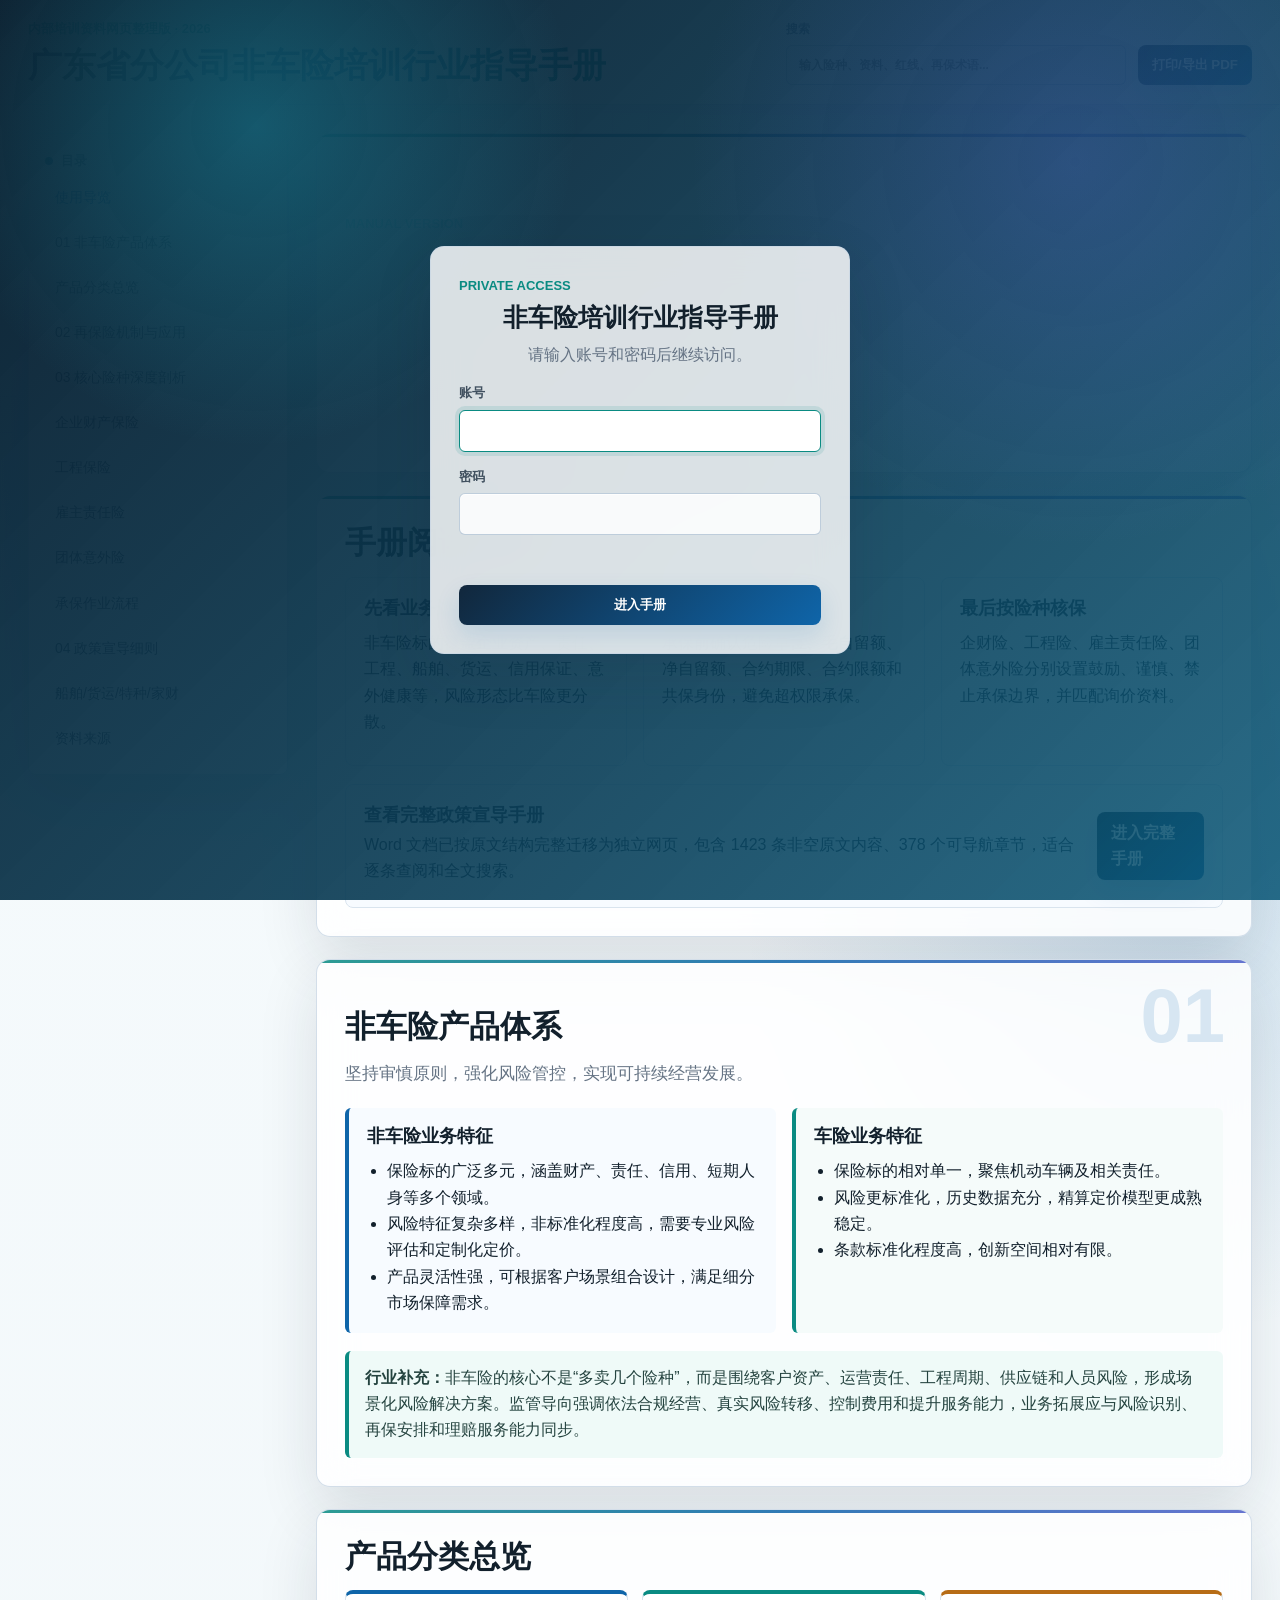
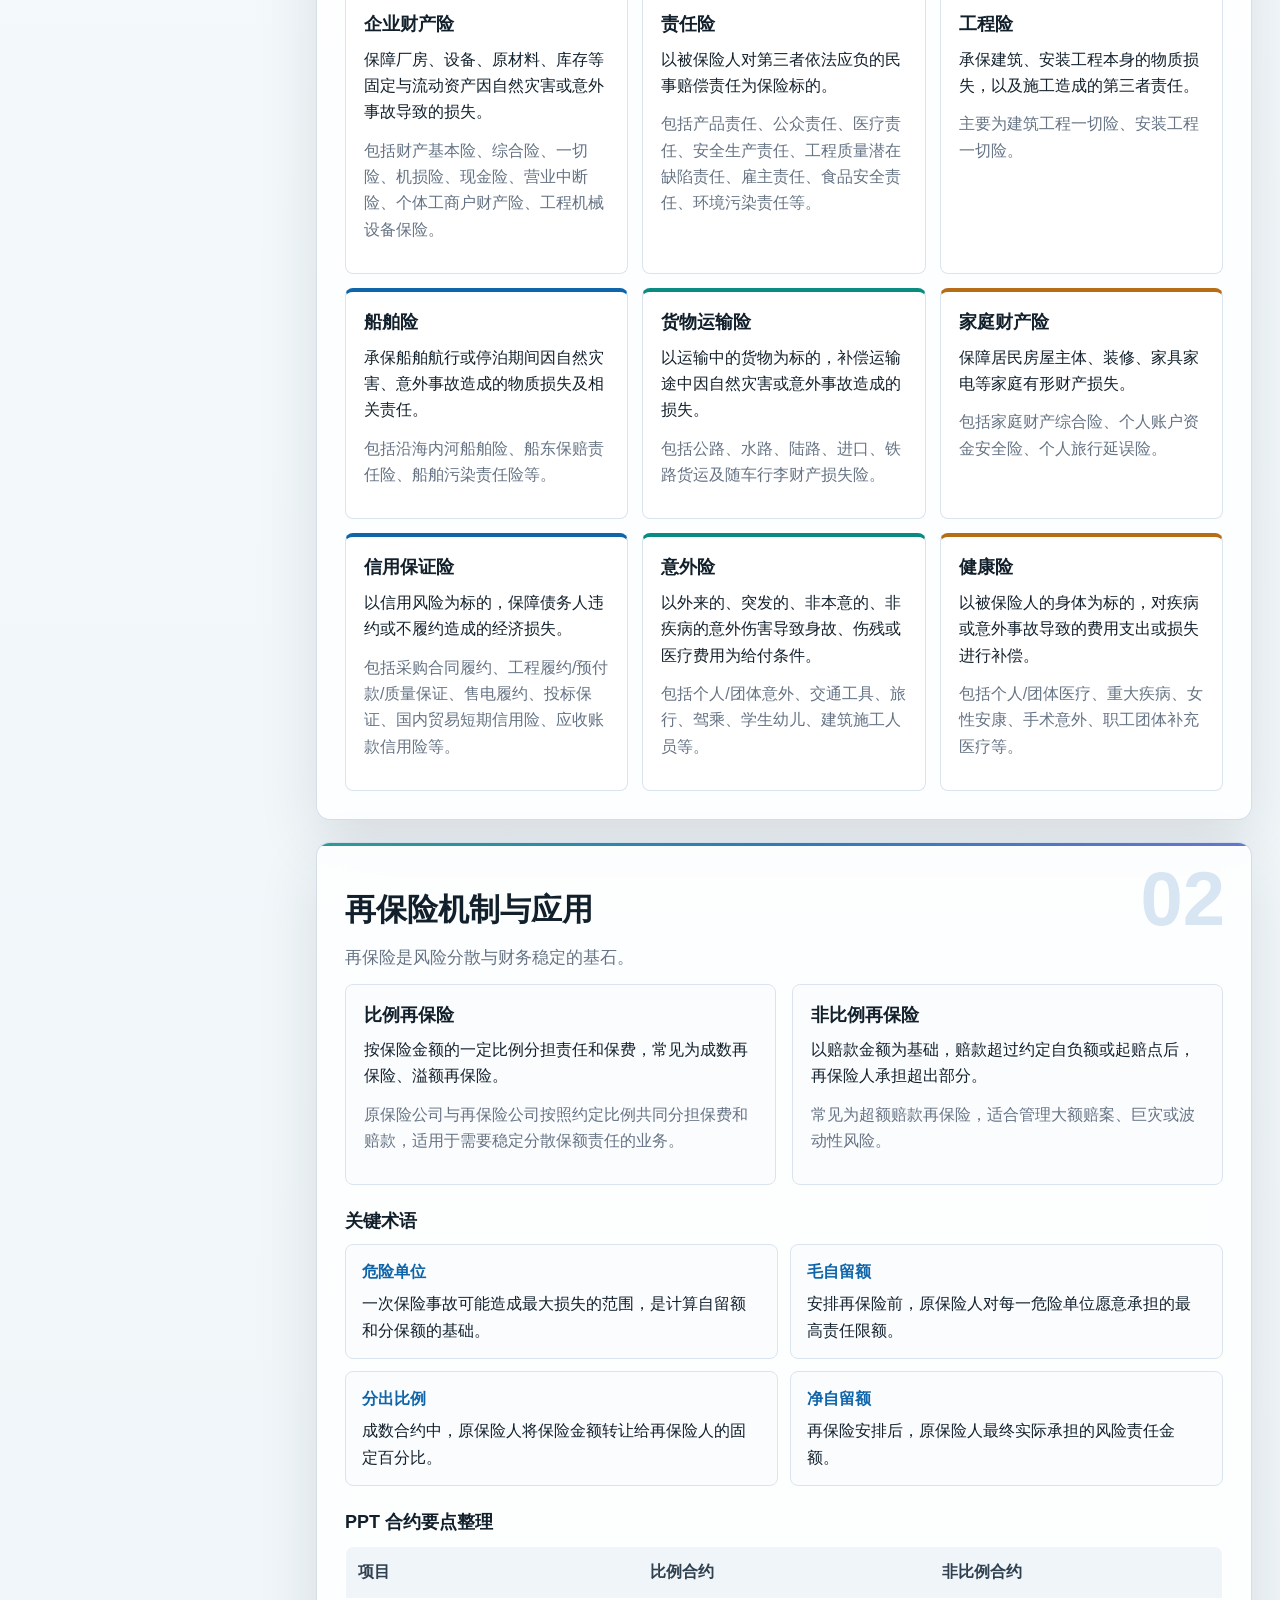
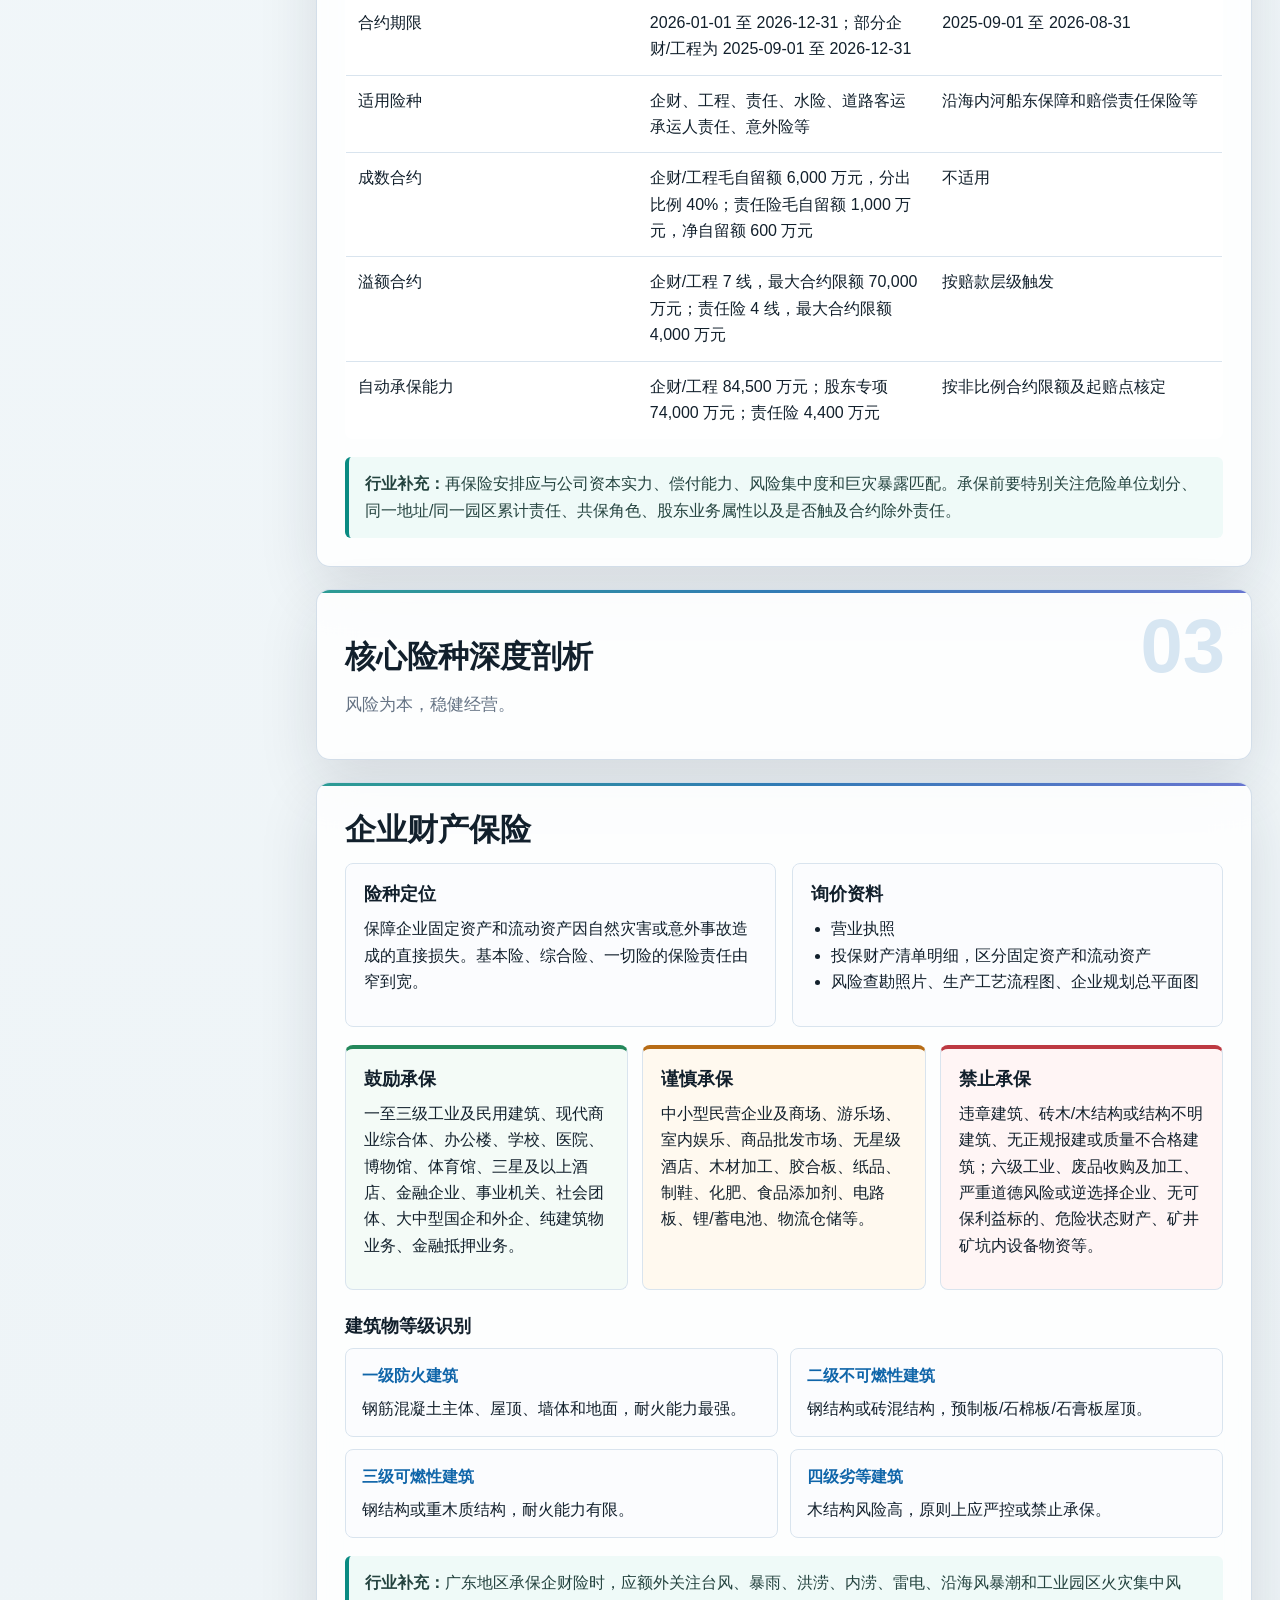
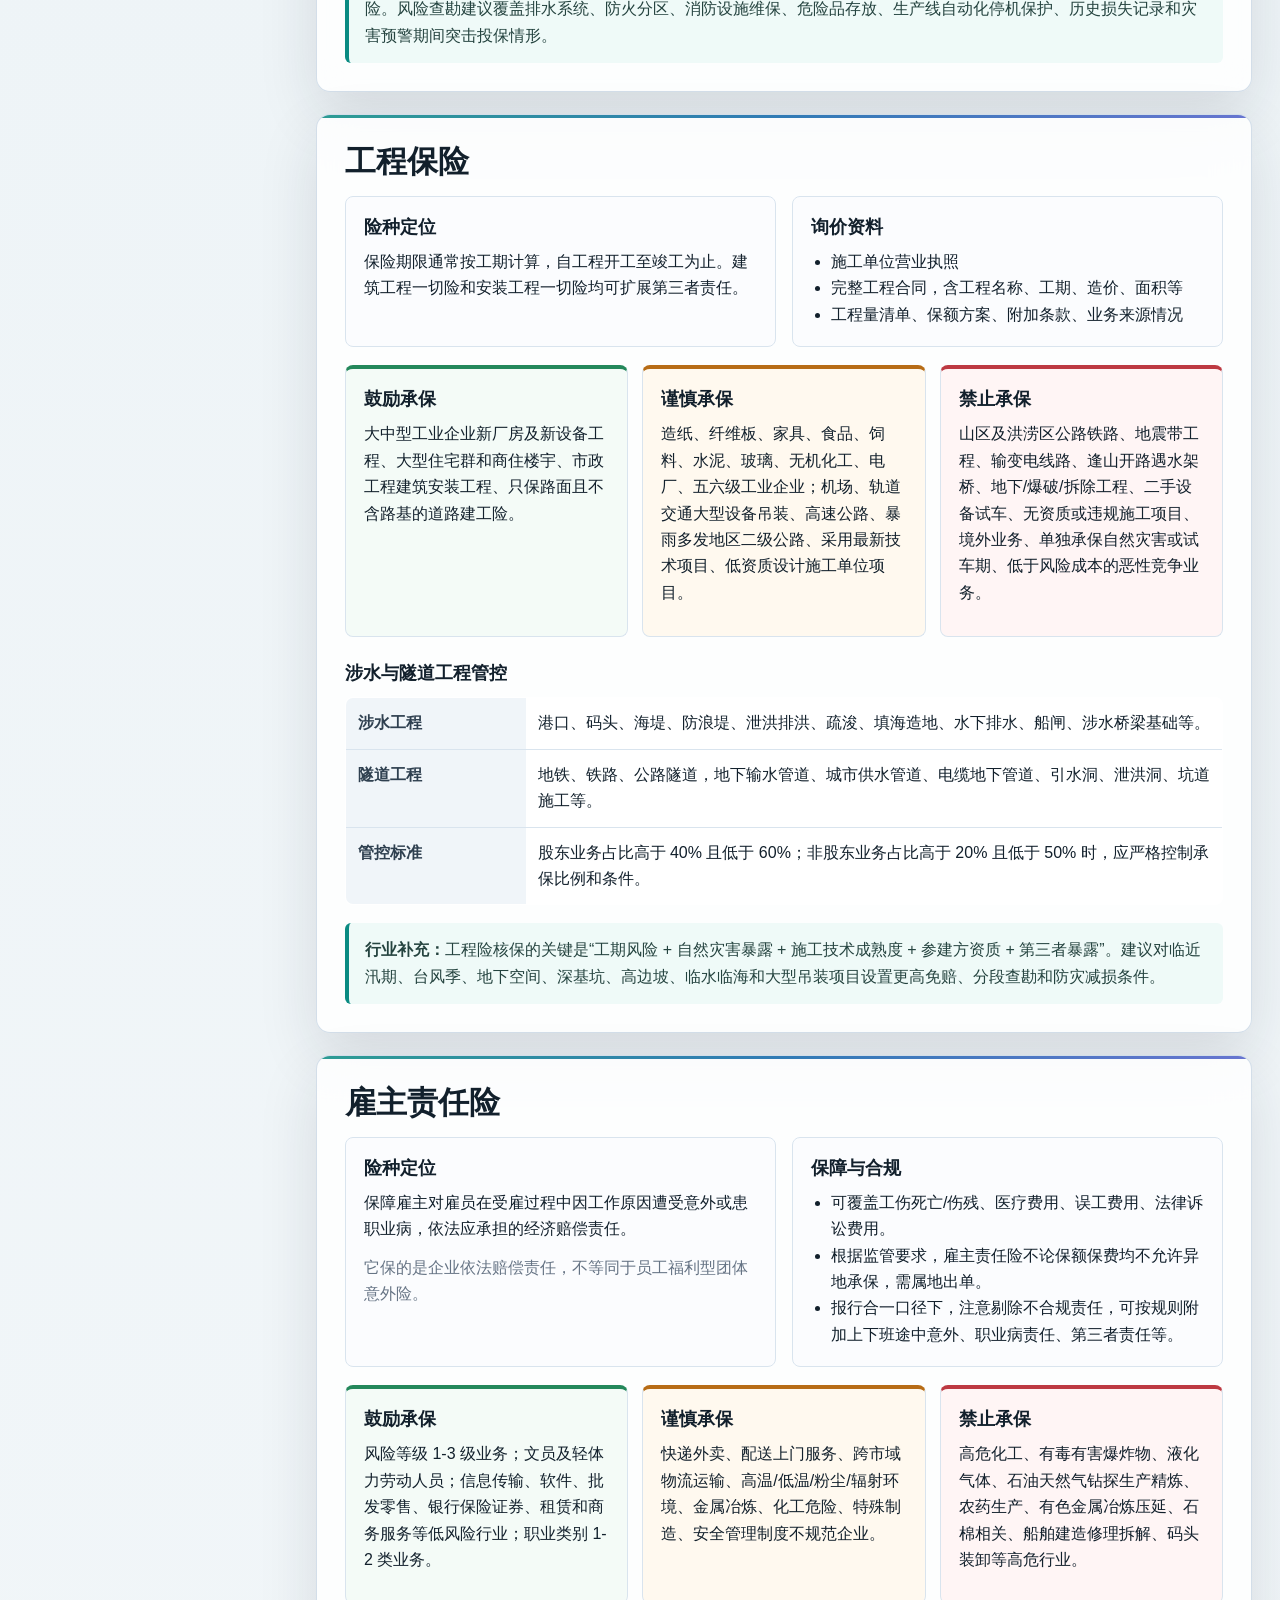
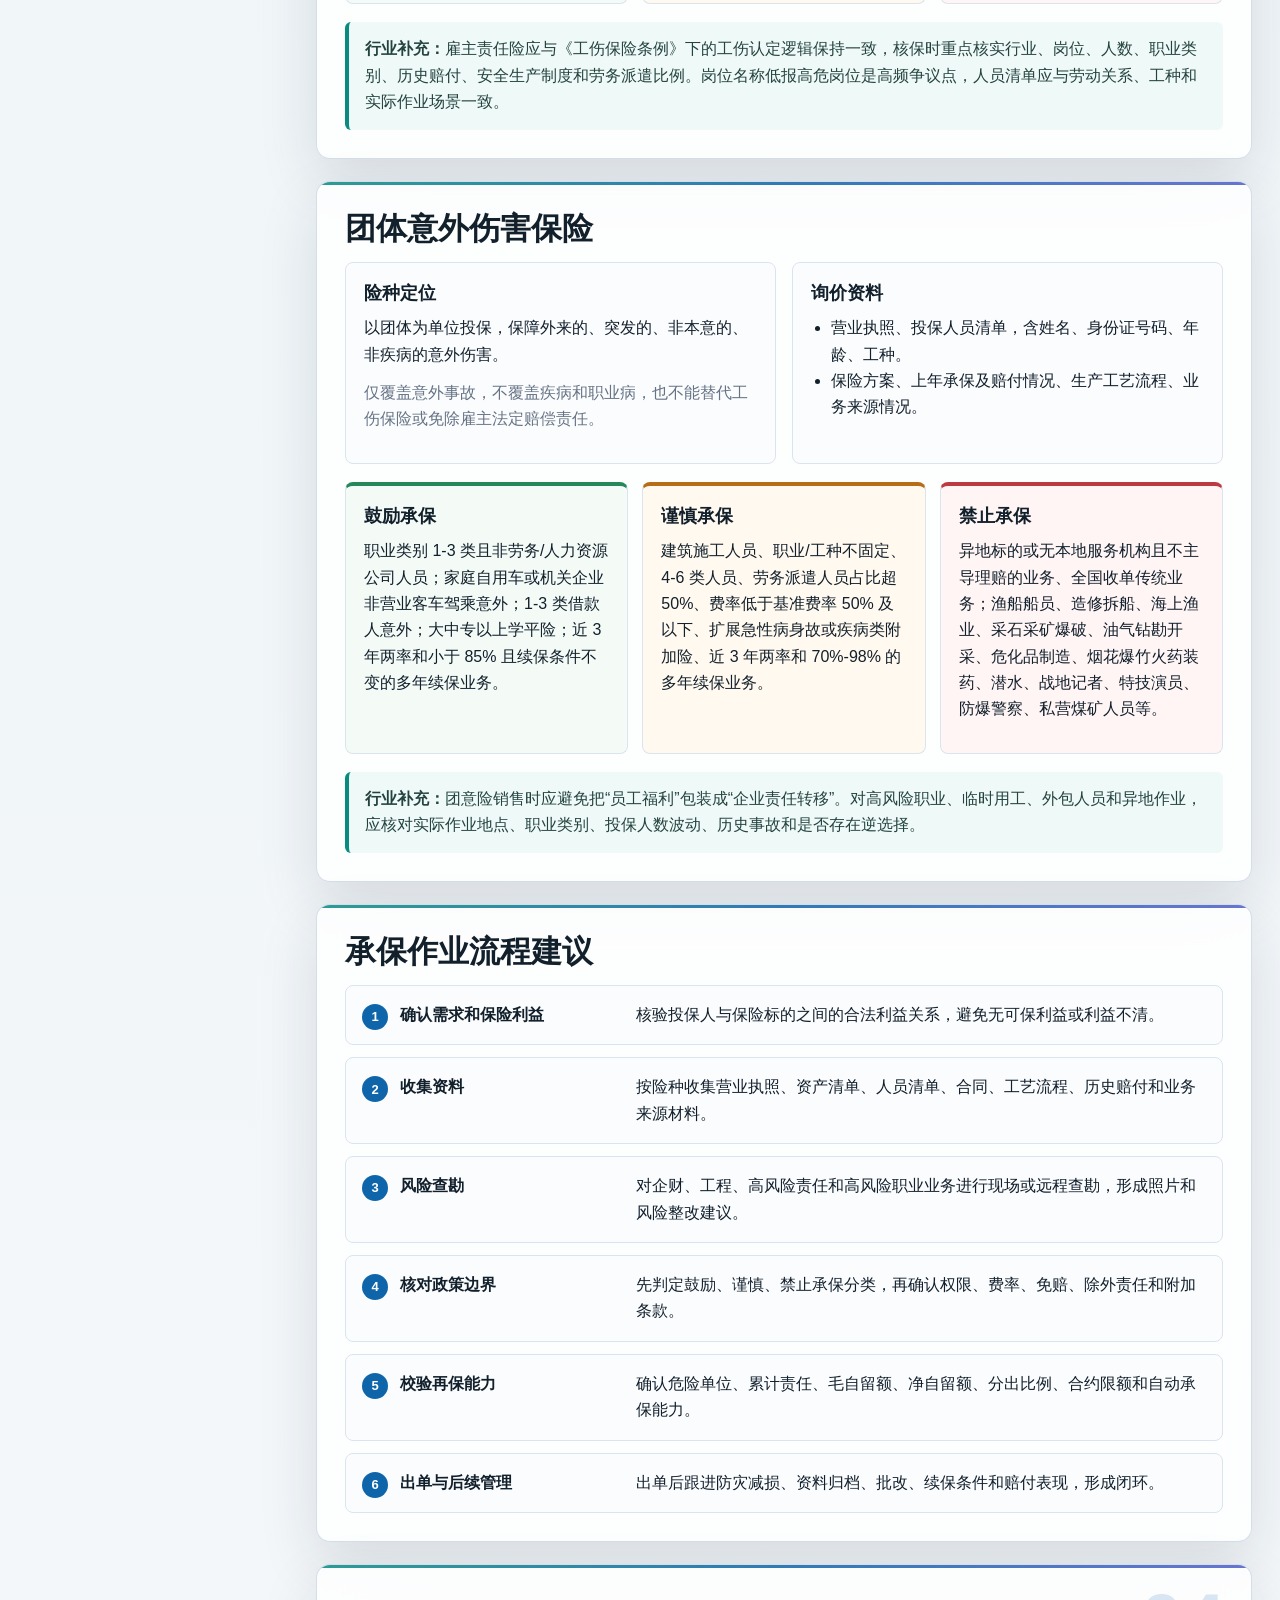
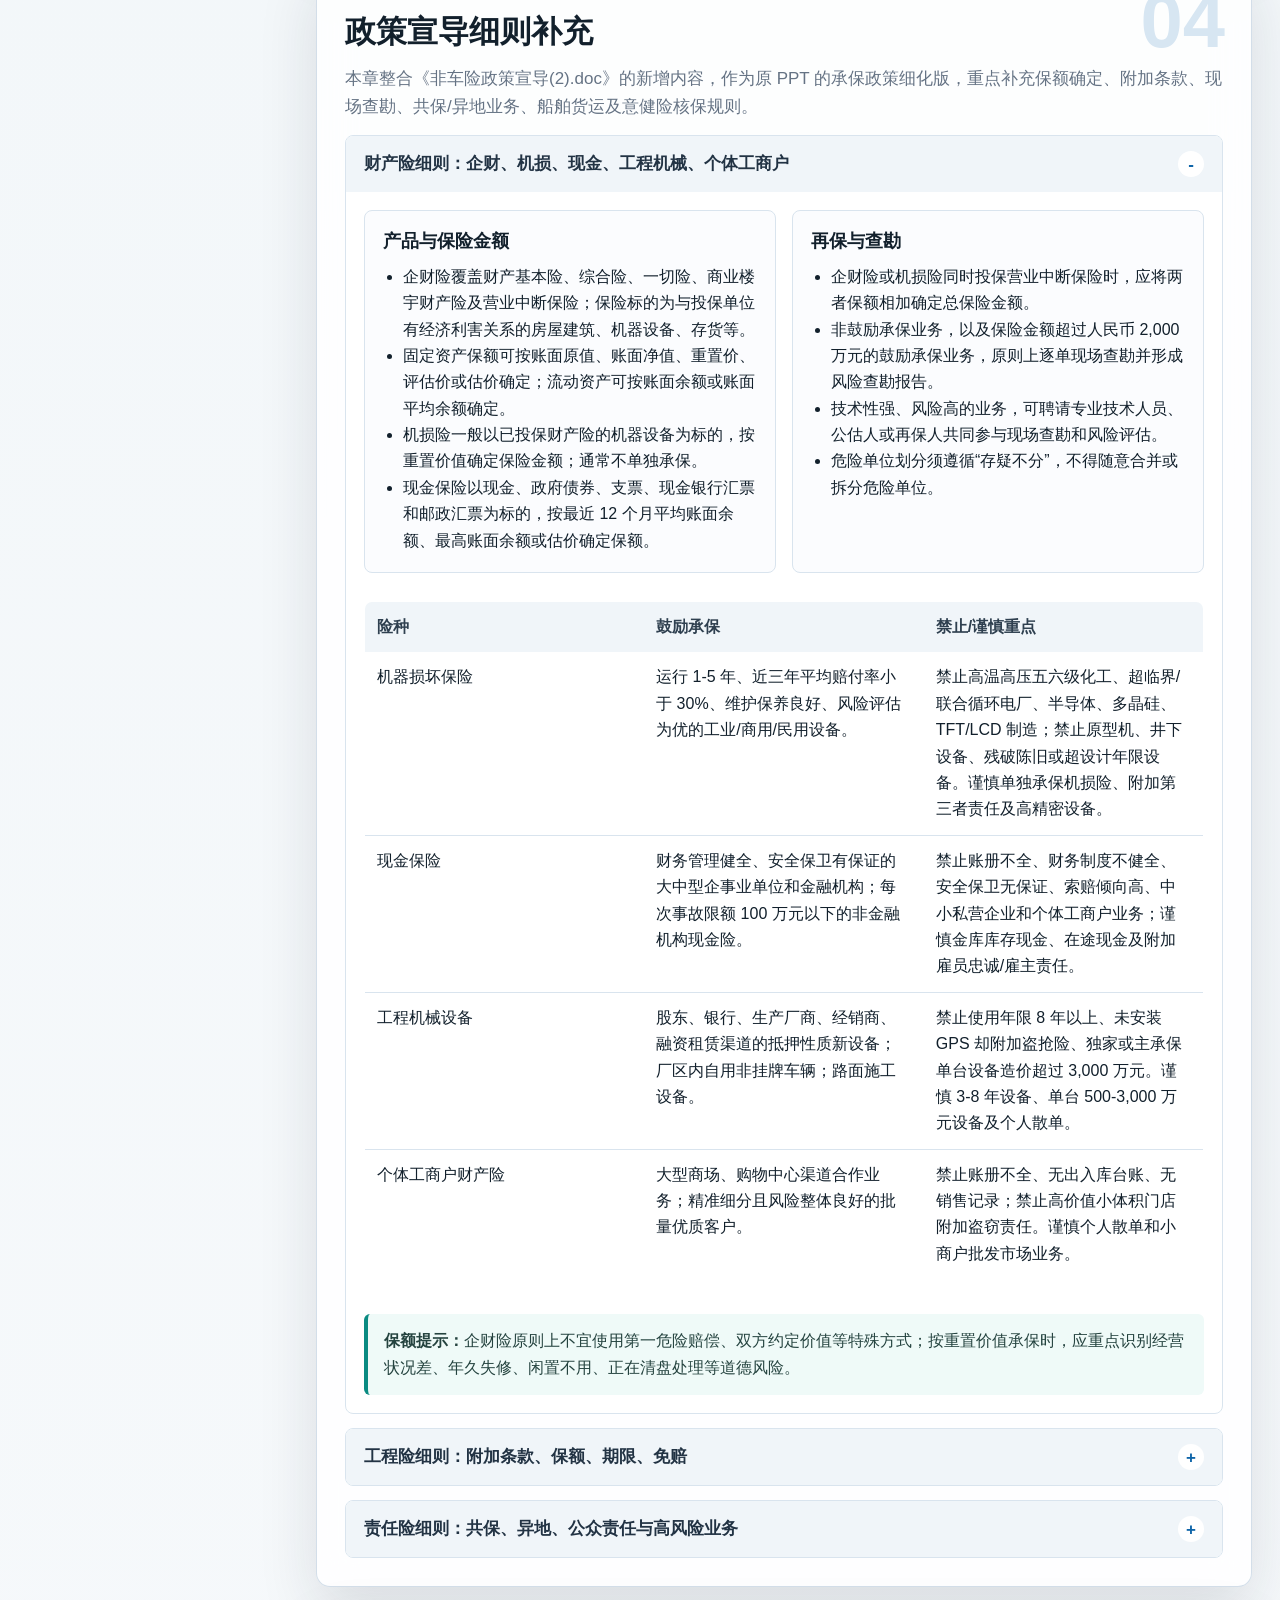
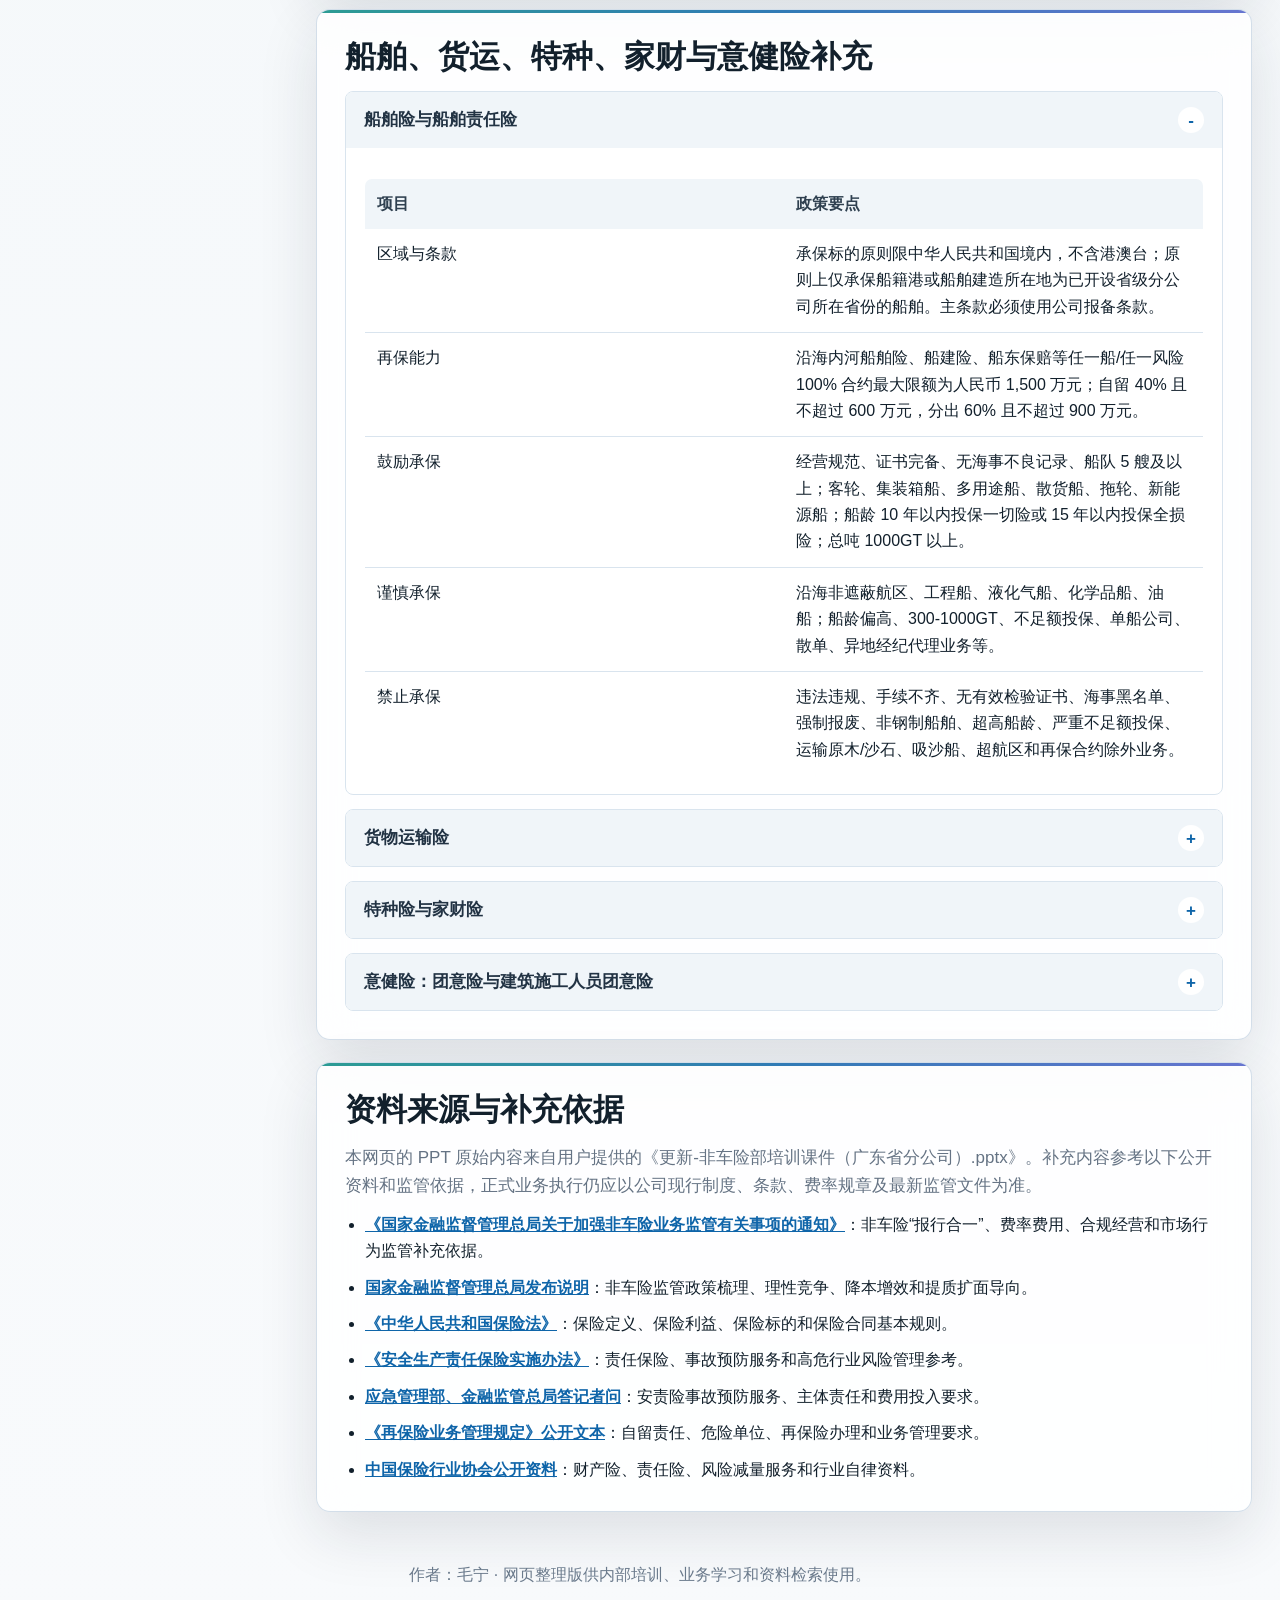
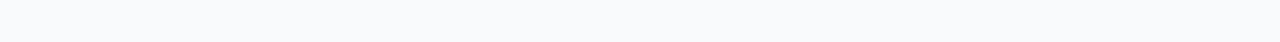
<file: index.html>
<!doctype html>
<html lang="zh-CN">
  <head>
    <meta charset="utf-8" />
    <meta name="viewport" content="width=device-width, initial-scale=1" />
    <title>广东省分公司非车险培训行业指导手册</title>
    <link rel="stylesheet" href="style.css" />
  </head>
  <body>
    <div id="authGate" class="auth-gate" role="dialog" aria-labelledby="authTitle" aria-modal="true">
      <form id="authForm" class="auth-panel">
        <p class="eyebrow">Private access</p>
        <h2 id="authTitle">非车险培训行业指导手册</h2>
        <p class="auth-copy">请输入账号和密码后继续访问。</p>
        <label>
          <span>账号</span>
          <input id="authUser" type="text" autocomplete="username" required />
        </label>
        <label>
          <span>密码</span>
          <input id="authPass" type="password" autocomplete="current-password" required />
        </label>
        <p id="authError" class="auth-error" aria-live="polite"></p>
        <button type="submit">进入手册</button>
      </form>
    </div>

    <header class="topbar">
      <div>
        <p class="eyebrow">内部培训资料网页整理版 · 2026</p>
        <h1>广东省分公司非车险培训行业指导手册</h1>
      </div>
      <div class="toolbar">
        <label class="search">
          <span>搜索</span>
          <input id="searchInput" type="search" placeholder="输入险种、资料、红线、再保术语..." />
        </label>
        <button id="printBtn" type="button">打印/导出 PDF</button>
      </div>
    </header>

    <div class="layout">
      <nav class="sidebar" aria-label="手册目录">
        <div class="nav-title">目录</div>
        <a href="#overview">使用导览</a>
        <a href="#chapter-products">01 非车险产品体系</a>
        <a href="#product-map">产品分类总览</a>
        <a href="#chapter-reinsurance">02 再保险机制与应用</a>
        <a href="#chapter-lines">03 核心险种深度剖析</a>
        <a href="#property">企业财产保险</a>
        <a href="#engineering">工程保险</a>
        <a href="#employer">雇主责任险</a>
        <a href="#group-accident">团体意外险</a>
        <a href="#workflow">承保作业流程</a>
        <a href="#policy-doc">04 政策宣导细则</a>
        <a href="#marine-cargo">船舶/货运/特种/家财</a>
        <a href="#sources">资料来源</a>
      </nav>

      <main>
        <section id="overview" class="hero section searchable">
          <div>
            <p class="eyebrow">Manual version</p>
            <h2>从“培训课件”整理为“可检索的业务手册”</h2>
            <p>
              本网页基于原 PPT 43 页内容整理，并在每个框架下补充监管依据、承保实务、资料清单和风控提示。
              结构按“产品认知 - 再保险能力 - 核心险种承保政策 - 实务流程”展开，方便新人培训、业务复盘和日常查询。
            </p>
            <p class="author">作者：毛宁</p>
          </div>
          <dl class="stats">
            <div><dt>3</dt><dd>主章节</dd></div>
            <div><dt>9</dt><dd>产品大类</dd></div>
            <div><dt>4</dt><dd>重点险种</dd></div>
            <div><dt>4</dt><dd>红线清单</dd></div>
          </dl>
        </section>

        <section class="section searchable">
          <h2>手册阅读方法</h2>
          <div class="grid three">
            <article class="card">
              <h3>先看业务边界</h3>
              <p>非车险标的覆盖企业资产、责任、工程、船舶、货运、信用保证、意外健康等，风险形态比车险更分散。</p>
            </article>
            <article class="card">
              <h3>再看再保能力</h3>
              <p>承保前确认危险单位、毛自留额、净自留额、合约期限、合约限额和共保身份，避免超权限承保。</p>
            </article>
            <article class="card">
              <h3>最后按险种核保</h3>
              <p>企财险、工程险、雇主责任险、团体意外险分别设置鼓励、谨慎、禁止承保边界，并匹配询价资料。</p>
            </article>
          </div>
          <div class="manual-entry">
            <div>
              <h3>查看完整政策宣导手册</h3>
              <p>Word 文档已按原文结构完整迁移为独立网页，包含 1423 条非空原文内容、378 个可导航章节，适合逐条查阅和全文搜索。</p>
            </div>
            <a class="button-link" href="policy-full.html">进入完整手册</a>
          </div>
        </section>

        <section id="chapter-products" class="chapter section searchable">
          <span class="chapter-number">01</span>
          <h2>非车险产品体系</h2>
          <p class="lead">坚持审慎原则，强化风险管控，实现可持续经营发展。</p>

          <div class="compare">
            <article>
              <h3>非车险业务特征</h3>
              <ul>
                <li>保险标的广泛多元，涵盖财产、责任、信用、短期人身等多个领域。</li>
                <li>风险特征复杂多样，非标准化程度高，需要专业风险评估和定制化定价。</li>
                <li>产品灵活性强，可根据客户场景组合设计，满足细分市场保障需求。</li>
              </ul>
            </article>
            <article>
              <h3>车险业务特征</h3>
              <ul>
                <li>保险标的相对单一，聚焦机动车辆及相关责任。</li>
                <li>风险更标准化，历史数据充分，精算定价模型更成熟稳定。</li>
                <li>条款标准化程度高，创新空间相对有限。</li>
              </ul>
            </article>
          </div>

          <aside class="note">
            <strong>行业补充：</strong>非车险的核心不是“多卖几个险种”，而是围绕客户资产、运营责任、工程周期、供应链和人员风险，形成场景化风险解决方案。监管导向强调依法合规经营、真实风险转移、控制费用和提升服务能力，业务拓展应与风险识别、再保安排和理赔服务能力同步。
          </aside>
        </section>

        <section id="product-map" class="section searchable">
          <h2>产品分类总览</h2>
          <div class="product-grid">
            <article class="product">
              <h3>企业财产险</h3>
              <p>保障厂房、设备、原材料、库存等固定与流动资产因自然灾害或意外事故导致的损失。</p>
              <p class="muted">包括财产基本险、综合险、一切险、机损险、现金险、营业中断险、个体工商户财产险、工程机械设备保险。</p>
            </article>
            <article class="product">
              <h3>责任险</h3>
              <p>以被保险人对第三者依法应负的民事赔偿责任为保险标的。</p>
              <p class="muted">包括产品责任、公众责任、医疗责任、安全生产责任、工程质量潜在缺陷责任、雇主责任、食品安全责任、环境污染责任等。</p>
            </article>
            <article class="product">
              <h3>工程险</h3>
              <p>承保建筑、安装工程本身的物质损失，以及施工造成的第三者责任。</p>
              <p class="muted">主要为建筑工程一切险、安装工程一切险。</p>
            </article>
            <article class="product">
              <h3>船舶险</h3>
              <p>承保船舶航行或停泊期间因自然灾害、意外事故造成的物质损失及相关责任。</p>
              <p class="muted">包括沿海内河船舶险、船东保赔责任险、船舶污染责任险等。</p>
            </article>
            <article class="product">
              <h3>货物运输险</h3>
              <p>以运输中的货物为标的，补偿运输途中因自然灾害或意外事故造成的损失。</p>
              <p class="muted">包括公路、水路、陆路、进口、铁路货运及随车行李财产损失险。</p>
            </article>
            <article class="product">
              <h3>家庭财产险</h3>
              <p>保障居民房屋主体、装修、家具家电等家庭有形财产损失。</p>
              <p class="muted">包括家庭财产综合险、个人账户资金安全险、个人旅行延误险。</p>
            </article>
            <article class="product">
              <h3>信用保证险</h3>
              <p>以信用风险为标的，保障债务人违约或不履约造成的经济损失。</p>
              <p class="muted">包括采购合同履约、工程履约/预付款/质量保证、售电履约、投标保证、国内贸易短期信用险、应收账款信用险等。</p>
            </article>
            <article class="product">
              <h3>意外险</h3>
              <p>以外来的、突发的、非本意的、非疾病的意外伤害导致身故、伤残或医疗费用为给付条件。</p>
              <p class="muted">包括个人/团体意外、交通工具、旅行、驾乘、学生幼儿、建筑施工人员等。</p>
            </article>
            <article class="product">
              <h3>健康险</h3>
              <p>以被保险人的身体为标的，对疾病或意外事故导致的费用支出或损失进行补偿。</p>
              <p class="muted">包括个人/团体医疗、重大疾病、女性安康、手术意外、职工团体补充医疗等。</p>
            </article>
          </div>
        </section>

        <section id="chapter-reinsurance" class="chapter section searchable">
          <span class="chapter-number">02</span>
          <h2>再保险机制与应用</h2>
          <p class="lead">再保险是风险分散与财务稳定的基石。</p>

          <div class="grid two">
            <article class="card">
              <h3>比例再保险</h3>
              <p>按保险金额的一定比例分担责任和保费，常见为成数再保险、溢额再保险。</p>
              <p class="muted">原保险公司与再保险公司按照约定比例共同分担保费和赔款，适用于需要稳定分散保额责任的业务。</p>
            </article>
            <article class="card">
              <h3>非比例再保险</h3>
              <p>以赔款金额为基础，赔款超过约定自负额或起赔点后，再保险人承担超出部分。</p>
              <p class="muted">常见为超额赔款再保险，适合管理大额赔案、巨灾或波动性风险。</p>
            </article>
          </div>

          <h3 class="subhead">关键术语</h3>
          <div class="term-list">
            <div><b>危险单位</b><span>一次保险事故可能造成最大损失的范围，是计算自留额和分保额的基础。</span></div>
            <div><b>毛自留额</b><span>安排再保险前，原保险人对每一危险单位愿意承担的最高责任限额。</span></div>
            <div><b>分出比例</b><span>成数合约中，原保险人将保险金额转让给再保险人的固定百分比。</span></div>
            <div><b>净自留额</b><span>再保险安排后，原保险人最终实际承担的风险责任金额。</span></div>
          </div>

          <h3 class="subhead">PPT 合约要点整理</h3>
          <table>
            <thead>
              <tr><th>项目</th><th>比例合约</th><th>非比例合约</th></tr>
            </thead>
            <tbody>
              <tr><td>合约期限</td><td>2026-01-01 至 2026-12-31；部分企财/工程为 2025-09-01 至 2026-12-31</td><td>2025-09-01 至 2026-08-31</td></tr>
              <tr><td>适用险种</td><td>企财、工程、责任、水险、道路客运承运人责任、意外险等</td><td>沿海内河船东保障和赔偿责任保险等</td></tr>
              <tr><td>成数合约</td><td>企财/工程毛自留额 6,000 万元，分出比例 40%；责任险毛自留额 1,000 万元，净自留额 600 万元</td><td>不适用</td></tr>
              <tr><td>溢额合约</td><td>企财/工程 7 线，最大合约限额 70,000 万元；责任险 4 线，最大合约限额 4,000 万元</td><td>按赔款层级触发</td></tr>
              <tr><td>自动承保能力</td><td>企财/工程 84,500 万元；股东专项 74,000 万元；责任险 4,400 万元</td><td>按非比例合约限额及起赔点核定</td></tr>
            </tbody>
          </table>

          <aside class="note">
            <strong>行业补充：</strong>再保险安排应与公司资本实力、偿付能力、风险集中度和巨灾暴露匹配。承保前要特别关注危险单位划分、同一地址/同一园区累计责任、共保角色、股东业务属性以及是否触及合约除外责任。
          </aside>
        </section>

        <section id="chapter-lines" class="chapter section searchable">
          <span class="chapter-number">03</span>
          <h2>核心险种深度剖析</h2>
          <p class="lead">风险为本，稳健经营。</p>
        </section>

        <section id="property" class="section searchable">
          <h2>企业财产保险</h2>
          <div class="grid two">
            <article class="card">
              <h3>险种定位</h3>
              <p>保障企业固定资产和流动资产因自然灾害或意外事故造成的直接损失。基本险、综合险、一切险的保险责任由窄到宽。</p>
            </article>
            <article class="card">
              <h3>询价资料</h3>
              <ul>
                <li>营业执照</li>
                <li>投保财产清单明细，区分固定资产和流动资产</li>
                <li>风险查勘照片、生产工艺流程图、企业规划总平面图</li>
              </ul>
            </article>
          </div>

          <div class="policy-board">
            <article class="policy encourage">
              <h3>鼓励承保</h3>
              <p>一至三级工业及民用建筑、现代商业综合体、办公楼、学校、医院、博物馆、体育馆、三星及以上酒店、金融企业、事业机关、社会团体、大中型国企和外企、纯建筑物业务、金融抵押业务。</p>
            </article>
            <article class="policy caution">
              <h3>谨慎承保</h3>
              <p>中小型民营企业及商场、游乐场、室内娱乐、商品批发市场、无星级酒店、木材加工、胶合板、纸品、制鞋、化肥、食品添加剂、电路板、锂/蓄电池、物流仓储等。</p>
            </article>
            <article class="policy forbid">
              <h3>禁止承保</h3>
              <p>违章建筑、砖木/木结构或结构不明建筑、无正规报建或质量不合格建筑；六级工业、废品收购及加工、严重道德风险或逆选择企业、无可保利益标的、危险状态财产、矿井矿坑内设备物资等。</p>
            </article>
          </div>

          <h3 class="subhead">建筑物等级识别</h3>
          <div class="level-grid">
            <div><b>一级防火建筑</b><span>钢筋混凝土主体、屋顶、墙体和地面，耐火能力最强。</span></div>
            <div><b>二级不可燃性建筑</b><span>钢结构或砖混结构，预制板/石棉板/石膏板屋顶。</span></div>
            <div><b>三级可燃性建筑</b><span>钢结构或重木质结构，耐火能力有限。</span></div>
            <div><b>四级劣等建筑</b><span>木结构风险高，原则上应严控或禁止承保。</span></div>
          </div>

          <aside class="note">
            <strong>行业补充：</strong>广东地区承保企财险时，应额外关注台风、暴雨、洪涝、内涝、雷电、沿海风暴潮和工业园区火灾集中风险。风险查勘建议覆盖排水系统、防火分区、消防设施维保、危险品存放、生产线自动化停机保护、历史损失记录和灾害预警期间突击投保情形。
          </aside>
        </section>

        <section id="engineering" class="section searchable">
          <h2>工程保险</h2>
          <div class="grid two">
            <article class="card">
              <h3>险种定位</h3>
              <p>保险期限通常按工期计算，自工程开工至竣工为止。建筑工程一切险和安装工程一切险均可扩展第三者责任。</p>
            </article>
            <article class="card">
              <h3>询价资料</h3>
              <ul>
                <li>施工单位营业执照</li>
                <li>完整工程合同，含工程名称、工期、造价、面积等</li>
                <li>工程量清单、保额方案、附加条款、业务来源情况</li>
              </ul>
            </article>
          </div>

          <div class="policy-board">
            <article class="policy encourage">
              <h3>鼓励承保</h3>
              <p>大中型工业企业新厂房及新设备工程、大型住宅群和商住楼宇、市政工程建筑安装工程、只保路面且不含路基的道路建工险。</p>
            </article>
            <article class="policy caution">
              <h3>谨慎承保</h3>
              <p>造纸、纤维板、家具、食品、饲料、水泥、玻璃、无机化工、电厂、五六级工业企业；机场、轨道交通大型设备吊装、高速公路、暴雨多发地区二级公路、采用最新技术项目、低资质设计施工单位项目。</p>
            </article>
            <article class="policy forbid">
              <h3>禁止承保</h3>
              <p>山区及洪涝区公路铁路、地震带工程、输变电线路、逢山开路遇水架桥、地下/爆破/拆除工程、二手设备试车、无资质或违规施工项目、境外业务、单独承保自然灾害或试车期、低于风险成本的恶性竞争业务。</p>
            </article>
          </div>

          <h3 class="subhead">涉水与隧道工程管控</h3>
          <table>
            <tbody>
              <tr><th>涉水工程</th><td>港口、码头、海堤、防浪堤、泄洪排洪、疏浚、填海造地、水下排水、船闸、涉水桥梁基础等。</td></tr>
              <tr><th>隧道工程</th><td>地铁、铁路、公路隧道，地下输水管道、城市供水管道、电缆地下管道、引水洞、泄洪洞、坑道施工等。</td></tr>
              <tr><th>管控标准</th><td>股东业务占比高于 40% 且低于 60%；非股东业务占比高于 20% 且低于 50% 时，应严格控制承保比例和条件。</td></tr>
            </tbody>
          </table>

          <aside class="note">
            <strong>行业补充：</strong>工程险核保的关键是“工期风险 + 自然灾害暴露 + 施工技术成熟度 + 参建方资质 + 第三者暴露”。建议对临近汛期、台风季、地下空间、深基坑、高边坡、临水临海和大型吊装项目设置更高免赔、分段查勘和防灾减损条件。
          </aside>
        </section>

        <section id="employer" class="section searchable">
          <h2>雇主责任险</h2>
          <div class="grid two">
            <article class="card">
              <h3>险种定位</h3>
              <p>保障雇主对雇员在受雇过程中因工作原因遭受意外或患职业病，依法应承担的经济赔偿责任。</p>
              <p class="muted">它保的是企业依法赔偿责任，不等同于员工福利型团体意外险。</p>
            </article>
            <article class="card">
              <h3>保障与合规</h3>
              <ul>
                <li>可覆盖工伤死亡/伤残、医疗费用、误工费用、法律诉讼费用。</li>
                <li>根据监管要求，雇主责任险不论保额保费均不允许异地承保，需属地出单。</li>
                <li>报行合一口径下，注意剔除不合规责任，可按规则附加上下班途中意外、职业病责任、第三者责任等。</li>
              </ul>
            </article>
          </div>

          <div class="policy-board">
            <article class="policy encourage">
              <h3>鼓励承保</h3>
              <p>风险等级 1-3 级业务；文员及轻体力劳动人员；信息传输、软件、批发零售、银行保险证券、租赁和商务服务等低风险行业；职业类别 1-2 类业务。</p>
            </article>
            <article class="policy caution">
              <h3>谨慎承保</h3>
              <p>快递外卖、配送上门服务、跨市域物流运输、高温/低温/粉尘/辐射环境、金属冶炼、化工危险、特殊制造、安全管理制度不规范企业。</p>
            </article>
            <article class="policy forbid">
              <h3>禁止承保</h3>
              <p>高危化工、有毒有害爆炸物、液化气体、石油天然气钻探生产精炼、农药生产、有色金属冶炼压延、石棉相关、船舶建造修理拆解、码头装卸等高危行业。</p>
            </article>
          </div>

          <aside class="note">
            <strong>行业补充：</strong>雇主责任险应与《工伤保险条例》下的工伤认定逻辑保持一致，核保时重点核实行业、岗位、人数、职业类别、历史赔付、安全生产制度和劳务派遣比例。岗位名称低报高危岗位是高频争议点，人员清单应与劳动关系、工种和实际作业场景一致。
          </aside>
        </section>

        <section id="group-accident" class="section searchable">
          <h2>团体意外伤害保险</h2>
          <div class="grid two">
            <article class="card">
              <h3>险种定位</h3>
              <p>以团体为单位投保，保障外来的、突发的、非本意的、非疾病的意外伤害。</p>
              <p class="muted">仅覆盖意外事故，不覆盖疾病和职业病，也不能替代工伤保险或免除雇主法定赔偿责任。</p>
            </article>
            <article class="card">
              <h3>询价资料</h3>
              <ul>
                <li>营业执照、投保人员清单，含姓名、身份证号码、年龄、工种。</li>
                <li>保险方案、上年承保及赔付情况、生产工艺流程、业务来源情况。</li>
              </ul>
            </article>
          </div>

          <div class="policy-board">
            <article class="policy encourage">
              <h3>鼓励承保</h3>
              <p>职业类别 1-3 类且非劳务/人力资源公司人员；家庭自用车或机关企业非营业客车驾乘意外；1-3 类借款人意外；大中专以上学平险；近 3 年两率和小于 85% 且续保条件不变的多年续保业务。</p>
            </article>
            <article class="policy caution">
              <h3>谨慎承保</h3>
              <p>建筑施工人员、职业/工种不固定、4-6 类人员、劳务派遣人员占比超 50%、费率低于基准费率 50% 及以下、扩展急性病身故或疾病类附加险、近 3 年两率和 70%-98% 的多年续保业务。</p>
            </article>
            <article class="policy forbid">
              <h3>禁止承保</h3>
              <p>异地标的或无本地服务机构且不主导理赔的业务、全国收单传统业务；渔船船员、造修拆船、海上渔业、采石采矿爆破、油气钻勘开采、危化品制造、烟花爆竹火药装药、潜水、战地记者、特技演员、防爆警察、私营煤矿人员等。</p>
            </article>
          </div>

          <aside class="note">
            <strong>行业补充：</strong>团意险销售时应避免把“员工福利”包装成“企业责任转移”。对高风险职业、临时用工、外包人员和异地作业，应核对实际作业地点、职业类别、投保人数波动、历史事故和是否存在逆选择。
          </aside>
        </section>

        <section id="workflow" class="section searchable">
          <h2>承保作业流程建议</h2>
          <ol class="timeline">
            <li><b>确认需求和保险利益</b><span>核验投保人与保险标的之间的合法利益关系，避免无可保利益或利益不清。</span></li>
            <li><b>收集资料</b><span>按险种收集营业执照、资产清单、人员清单、合同、工艺流程、历史赔付和业务来源材料。</span></li>
            <li><b>风险查勘</b><span>对企财、工程、高风险责任和高风险职业业务进行现场或远程查勘，形成照片和风险整改建议。</span></li>
            <li><b>核对政策边界</b><span>先判定鼓励、谨慎、禁止承保分类，再确认权限、费率、免赔、除外责任和附加条款。</span></li>
            <li><b>校验再保能力</b><span>确认危险单位、累计责任、毛自留额、净自留额、分出比例、合约限额和自动承保能力。</span></li>
            <li><b>出单与后续管理</b><span>出单后跟进防灾减损、资料归档、批改、续保条件和赔付表现，形成闭环。</span></li>
          </ol>
        </section>

        <section id="policy-doc" class="chapter section searchable">
          <span class="chapter-number">04</span>
          <h2>政策宣导细则补充</h2>
          <p class="lead">本章整合《非车险政策宣导(2).doc》的新增内容，作为原 PPT 的承保政策细化版，重点补充保额确定、附加条款、现场查勘、共保/异地业务、船舶货运及意健险核保规则。</p>

          <details class="policy-detail" open>
            <summary>财产险细则：企财、机损、现金、工程机械、个体工商户</summary>
            <div class="detail-body">
              <div class="grid two">
                <article class="card">
                  <h3>产品与保险金额</h3>
                  <ul>
                    <li>企财险覆盖财产基本险、综合险、一切险、商业楼宇财产险及营业中断保险；保险标的为与投保单位有经济利害关系的房屋建筑、机器设备、存货等。</li>
                    <li>固定资产保额可按账面原值、账面净值、重置价、评估价或估价确定；流动资产可按账面余额或账面平均余额确定。</li>
                    <li>机损险一般以已投保财产险的机器设备为标的，按重置价值确定保险金额；通常不单独承保。</li>
                    <li>现金保险以现金、政府债券、支票、现金银行汇票和邮政汇票为标的，按最近 12 个月平均账面余额、最高账面余额或估价确定保额。</li>
                  </ul>
                </article>
                <article class="card">
                  <h3>再保与查勘</h3>
                  <ul>
                    <li>企财险或机损险同时投保营业中断保险时，应将两者保额相加确定总保险金额。</li>
                    <li>非鼓励承保业务，以及保险金额超过人民币 2,000 万元的鼓励承保业务，原则上逐单现场查勘并形成风险查勘报告。</li>
                    <li>技术性强、风险高的业务，可聘请专业技术人员、公估人或再保人共同参与现场查勘和风险评估。</li>
                    <li>危险单位划分须遵循“存疑不分”，不得随意合并或拆分危险单位。</li>
                  </ul>
                </article>
              </div>

              <table>
                <thead><tr><th>险种</th><th>鼓励承保</th><th>禁止/谨慎重点</th></tr></thead>
                <tbody>
                  <tr>
                    <td>机器损坏保险</td>
                    <td>运行 1-5 年、近三年平均赔付率小于 30%、维护保养良好、风险评估为优的工业/商用/民用设备。</td>
                    <td>禁止高温高压五六级化工、超临界/联合循环电厂、半导体、多晶硅、TFT/LCD 制造；禁止原型机、井下设备、残破陈旧或超设计年限设备。谨慎单独承保机损险、附加第三者责任及高精密设备。</td>
                  </tr>
                  <tr>
                    <td>现金保险</td>
                    <td>财务管理健全、安全保卫有保证的大中型企事业单位和金融机构；每次事故限额 100 万元以下的非金融机构现金险。</td>
                    <td>禁止账册不全、财务制度不健全、安全保卫无保证、索赔倾向高、中小私营企业和个体工商户业务；谨慎金库库存现金、在途现金及附加雇员忠诚/雇主责任。</td>
                  </tr>
                  <tr>
                    <td>工程机械设备</td>
                    <td>股东、银行、生产厂商、经销商、融资租赁渠道的抵押性质新设备；厂区内自用非挂牌车辆；路面施工设备。</td>
                    <td>禁止使用年限 8 年以上、未安装 GPS 却附加盗抢险、独家或主承保单台设备造价超过 3,000 万元。谨慎 3-8 年设备、单台 500-3,000 万元设备及个人散单。</td>
                  </tr>
                  <tr>
                    <td>个体工商户财产险</td>
                    <td>大型商场、购物中心渠道合作业务；精准细分且风险整体良好的批量优质客户。</td>
                    <td>禁止账册不全、无出入库台账、无销售记录；禁止高价值小体积门店附加盗窃责任。谨慎个人散单和小商户批发市场业务。</td>
                  </tr>
                </tbody>
              </table>

              <aside class="note">
                <strong>保额提示：</strong>企财险原则上不宜使用第一危险赔偿、双方约定价值等特殊方式；按重置价值承保时，应重点识别经营状况差、年久失修、闲置不用、正在清盘处理等道德风险。
              </aside>
            </div>
          </details>

          <details class="policy-detail">
            <summary>工程险细则：附加条款、保额、期限、免赔</summary>
            <div class="detail-body">
              <div class="grid two">
                <article class="card">
                  <h3>条款与保额</h3>
                  <ul>
                    <li>同时存在建筑和安装部分的工程，安装部分造价超过工程总造价 50% 的，适用安装工程一切险；不超过 50% 的，适用建筑工程一切险。</li>
                    <li>工程造价按工程合同造价确定，完工后按决算金额调整；原材料、建造、设计、设备、安装、运输、临时工程、关税等可计入，计划利润和税金一般不计入。</li>
                    <li>施工用机具及设备不计入工程造价，需单列承保。</li>
                    <li>清除残骸费用应单独投保，大型工程一般不超过工程合同总价值 5%，小型工程一般不超过 15%。</li>
                    <li>专业费用单独投保，大型工程一般不超过工程总价值 5%，小型工程一般不超过 10%。</li>
                  </ul>
                </article>
                <article class="card">
                  <h3>期限与免赔</h3>
                  <ul>
                    <li>保险期限依工程合同施工工期设定，建筑工程一般不超过 4 年，安装工程一般不超过 3 年。</li>
                    <li>建造期超过 3 年的，原则上应周期申报实际投入金额和调整后的总造价，并据此调整保费。</li>
                    <li>试车期一般不超过 3 个月；已使用或转手设备自试车开始，该设备保险责任即行终止。</li>
                    <li>保证期一般为 6-12 个月，最长不超过 24 个月；工期加保证期最长不超过 60 个月。</li>
                    <li>工程险免赔额应同时约定绝对免赔额和相对免赔额，并以高者为准。</li>
                  </ul>
                </article>
              </div>
              <aside class="note">
                <strong>审批流程：</strong>超省分公司权限的工程险业务，应由分公司财产险部/非车险部协助收集资料和初审，经分管领导复审后上报总公司财产险部审批，分公司按审批条件报价或出单。
              </aside>
            </div>
          </details>

          <details class="policy-detail">
            <summary>责任险细则：共保、异地、公众责任与高风险业务</summary>
            <div class="detail-body">
              <div class="grid two">
                <article class="card">
                  <h3>共保与异地业务</h3>
                  <ul>
                    <li>独家或主承保业务必须使用已报备条款和费率，并符合当地监管和行业自律要求。</li>
                    <li>共保业务可跟随主承保方条款和费率；主共保业务录单时按 100% 限额和保费录入，从共业务只录入我司份额。</li>
                    <li>签订共保协议、保险协议、补充协议或合同外承诺前，核保人应预审并逐级上报法律合规/风险管理部门审核。</li>
                    <li>雇主责任保险不得由保险标的所在地以外的保险公司承保或共保，也不得由统括保单承保。</li>
                  </ul>
                </article>
                <article class="card">
                  <h3>高风险与亏损业务</h3>
                  <ul>
                    <li>高风险单一业务原则上严格控制承保；如因战略原因承保，应提供充分承保缘由、风险信息和明显高于市场的承保条件。</li>
                    <li>高风险区域特色产业可考虑区域统保，但必须确保整体保费量和整体风险可控，并制定针对性风控策略。</li>
                    <li>过去三年责任险历年制赔付率均在 65% 以上，且平均每年出险 3 次、平均两率和超 95% 的客户，视为亏损客户。</li>
                    <li>亏损业务原则不承保；确需承保，应改善条件后测算两率和在 80% 以内，并提出风险改善建议。</li>
                  </ul>
                </article>
              </div>

              <h3 class="subhead">公众责任险核保补充</h3>
              <div class="term-list">
                <div><b>责任基础</b><span>仅承保依法应由被保险人承担的民事赔偿责任，合同约定责任原则上不属于承保范围，除非无协议时仍依法应承担。</span></div>
                <div><b>公众概念</b><span>公众为非特定第三者；雇员、特定客户、学生、游客等关系应使用雇主责任险、职业责任险、校责险、旅行社责任险等特定产品。</span></div>
                <div><b>场所责任</b><span>侵权行为须发生在保单约定场所或被保险人控制区域内；供应煤、电、气、水等服务场景需特别约定。</span></div>
                <div><b>停车场/电梯</b><span>停车场责任限专业封闭停车场并设车位限额；电梯责任需核实准用证、维保、管理人员、使用场所和使用年限。</span></div>
              </div>
            </div>
          </details>
        </section>

        <section id="marine-cargo" class="section searchable">
          <h2>船舶、货运、特种、家财与意健险补充</h2>

          <details class="policy-detail" open>
            <summary>船舶险与船舶责任险</summary>
            <div class="detail-body">
              <table>
                <thead><tr><th>项目</th><th>政策要点</th></tr></thead>
                <tbody>
                  <tr><td>区域与条款</td><td>承保标的原则限中华人民共和国境内，不含港澳台；原则上仅承保船籍港或船舶建造所在地为已开设省级分公司所在省份的船舶。主条款必须使用公司报备条款。</td></tr>
                  <tr><td>再保能力</td><td>沿海内河船舶险、船建险、船东保赔等任一船/任一风险 100% 合约最大限额为人民币 1,500 万元；自留 40% 且不超过 600 万元，分出 60% 且不超过 900 万元。</td></tr>
                  <tr><td>鼓励承保</td><td>经营规范、证书完备、无海事不良记录、船队 5 艘及以上；客轮、集装箱船、多用途船、散货船、拖轮、新能源船；船龄 10 年以内投保一切险或 15 年以内投保全损险；总吨 1000GT 以上。</td></tr>
                  <tr><td>谨慎承保</td><td>沿海非遮蔽航区、工程船、液化气船、化学品船、油船；船龄偏高、300-1000GT、不足额投保、单船公司、散单、异地经纪代理业务等。</td></tr>
                  <tr><td>禁止承保</td><td>违法违规、手续不齐、无有效检验证书、海事黑名单、强制报废、非钢制船舶、超高船龄、严重不足额投保、运输原木/沙石、吸沙船、超航区和再保合约除外业务。</td></tr>
                </tbody>
              </table>
            </div>
          </details>

          <details class="policy-detail">
            <summary>货物运输险</summary>
            <div class="detail-body">
              <div class="grid two">
                <article class="card">
                  <h3>业务范围与能力</h3>
                  <ul>
                    <li>国内货运险包括公路、水路、陆路、铁路、定额及航空货运险；进出口货运险包括海洋货运、协会货物、陆上货运等。</li>
                    <li>货运险任一船/任一风险 100% 合约最大限额为人民币 6,000 万元，自留 40% 且不超过 2,400 万元。</li>
                    <li>水上船舶货物运输承运人责任保险、公路货物运输定额保险为鼓励承保业务。</li>
                  </ul>
                </article>
                <article class="card">
                  <h3>原则不予承保</h3>
                  <ul>
                    <li>承运船改变用途或报废前最后航次、玉雕及特殊玉石制品、交战或受制裁地区、非中国利益境外到境外业务。</li>
                    <li>小型物流公司零担且逐级转分包；原木、易流态化固体货物、大宗粮食、活体和危险货物；船龄超 30 年运输工具。</li>
                    <li>保险金额超过起运地发票价格或实际价值 30%；统扯费率低于万分之一；承诺放弃对实际承运人追偿；近两年两率和超 100%。</li>
                  </ul>
                </article>
              </div>
              <aside class="note">
                <strong>核保提示：</strong>货运险要同时看货物属性、包装、运输工具、运输路线、承运人资质、客户风险管理、历史赔付和扩展责任。精密设备、大件设备、散装货、冷藏药品、活牲畜、粮食、裸装钢材等需设置针对性免赔或特别约定。
              </aside>
            </div>
          </details>

          <details class="policy-detail">
            <summary>特种险与家财险</summary>
            <div class="detail-body">
              <div class="grid two">
                <article class="card">
                  <h3>特种险</h3>
                  <ul>
                    <li>飞机保险、通用航空机身一切险及责任险为严格控制业务，且无再保合约支持，须逐笔提前书面上报总公司财产险部及再保险部，并进行临分询价。</li>
                    <li>无人机机身及配套设备意外损失险：鼓励风险低且信用好的客户；谨慎设备激活 3 年以内且有再保支持或关联业务影响较大的业务；禁止个人散单、激活超过 5 年、最大起飞重量超过 50 公斤。</li>
                    <li>航空无人机第三者责任险：鼓励设备激活 3 年以内；谨慎 3-8 年、消防用途、商业活动或个人散单；禁止激活超过 8 年或最大起飞重量超过 50 公斤。</li>
                  </ul>
                </article>
                <article class="card">
                  <h3>家财险</h3>
                  <ul>
                    <li>鼓励钢筋混凝土或砖混结构房屋、大型成熟社区、中高档住宅、公寓、自然灾害和地质灾害风险低、配备有效消防设施的标的。</li>
                    <li>禁止违章建筑、砖木/木结构或结构不明建筑、简易房、危房、年久失修建筑；禁止自然灾害或地质灾害易发区域、低洼洪泛区低层住宅单元等标的。</li>
                    <li>谨慎出租/承租住房、平房、无物业管理楼盘、超过 20 年老旧房屋、城乡结合部和农村家庭财产；盗抢责任、现金珠宝盗抢、管道破裂及水渍责任应谨慎扩展。</li>
                  </ul>
                </article>
              </div>
            </div>
          </details>

          <details class="policy-detail">
            <summary>意健险：团意险与建筑施工人员团意险</summary>
            <div class="detail-body">
              <div class="grid two">
                <article class="card">
                  <h3>团体意外险规则</h3>
                  <ul>
                    <li>不得接受以购买保险为唯一目的临时组成的团体；投保人与被保险人应具有明确雇佣、劳务或从属关系。</li>
                    <li>附加意外医疗保额：个人意外一般不超过主险保额 10%，团体意外一般不超过主险保额 20%，四类及以上职业不得超过主险保额 10%，并设置每次事故最低免赔 100 元后按 80% 赔付。</li>
                    <li>被保险人累计保额一般以年收入 5-10 倍为限；四、五、六类人员累计保额一般不高于 50 万元。</li>
                    <li>职业类别按最高风险职业确定；特殊职业原则不予承保。</li>
                  </ul>
                </article>
                <article class="card">
                  <h3>建筑施工人员团意险</h3>
                  <ul>
                    <li>鼓励政府统保、无高空作业建筑安装工程、低风险房建/市政/乡村建设/公路/农田水利类项目。</li>
                    <li>谨慎劳务分包、爆破占比 30% 以内拆迁拆除、有资质农房建设、明挖管道/灌溉工程、高空或带电作业占比 50% 以下、桥隧占比 30%-60%、涉水 20%-40%。</li>
                    <li>禁止无资质或违规施工、涉桥隧 60% 以上、高空或带电作业超过 50%、幕墙安装/外墙装修/脚手架分包、涉水超 40%、人工爆破、扩展工伤评残标准或高额急性病身故等。</li>
                    <li>按工程造价或建筑面积拟定费率时，应存档相关文件；投保时必须明确施工区域和施工人员生活区域。</li>
                  </ul>
                </article>
              </div>
            </div>
          </details>
        </section>

        <section id="sources" class="section searchable">
          <h2>资料来源与补充依据</h2>
          <p class="lead">本网页的 PPT 原始内容来自用户提供的《更新-非车险部培训课件（广东省分公司）.pptx》。补充内容参考以下公开资料和监管依据，正式业务执行仍应以公司现行制度、条款、费率规章及最新监管文件为准。</p>
          <ul class="source-list">
            <li><a href="https://www.nfra.gov.cn/cn/view/pages/governmentDetail.html?docId=1228568&generaltype=1&itemId=861" target="_blank" rel="noreferrer">《国家金融监督管理总局关于加强非车险业务监管有关事项的通知》</a>：非车险“报行合一”、费率费用、合规经营和市场行为监管补充依据。</li>
            <li><a href="https://www.nfra.gov.cn/cn/view/pages/ItemDetail.html?docId=1228604&itemId=917" target="_blank" rel="noreferrer">国家金融监督管理总局发布说明</a>：非车险监管政策梳理、理性竞争、降本增效和提质扩面导向。</li>
            <li><a href="https://www.npc.gov.cn/npc/c2/c183/c198/201905/t20190522_74168.html" target="_blank" rel="noreferrer">《中华人民共和国保险法》</a>：保险定义、保险利益、保险标的和保险合同基本规则。</li>
            <li><a href="https://www.mem.gov.cn/gk/zfxxgkpt/fdzdgknr/202504/t20250402_531687.shtml" target="_blank" rel="noreferrer">《安全生产责任保险实施办法》</a>：责任保险、事故预防服务和高危行业风险管理参考。</li>
            <li><a href="https://www.mem.gov.cn/gk/zcjd/202504/t20250402_518399.shtml" target="_blank" rel="noreferrer">应急管理部、金融监管总局答记者问</a>：安责险事故预防服务、主体责任和费用投入要求。</li>
            <li><a href="https://www.gov.cn/gbgl/0e0dbcb8d96241c7b5b49bbbef811bed/files/022b0e1fa34143f08a1be5b277328834.pdf" target="_blank" rel="noreferrer">《再保险业务管理规定》公开文本</a>：自留责任、危险单位、再保险办理和业务管理要求。</li>
            <li><a href="https://www.iachina.cn/" target="_blank" rel="noreferrer">中国保险行业协会公开资料</a>：财产险、责任险、风险减量服务和行业自律资料。</li>
          </ul>
        </section>
      </main>
    </div>

    <footer>
      <p>作者：毛宁 · 网页整理版供内部培训、业务学习和资料检索使用。</p>
    </footer>

    <script src="script.js"></script>
  </body>
</html>
</file>
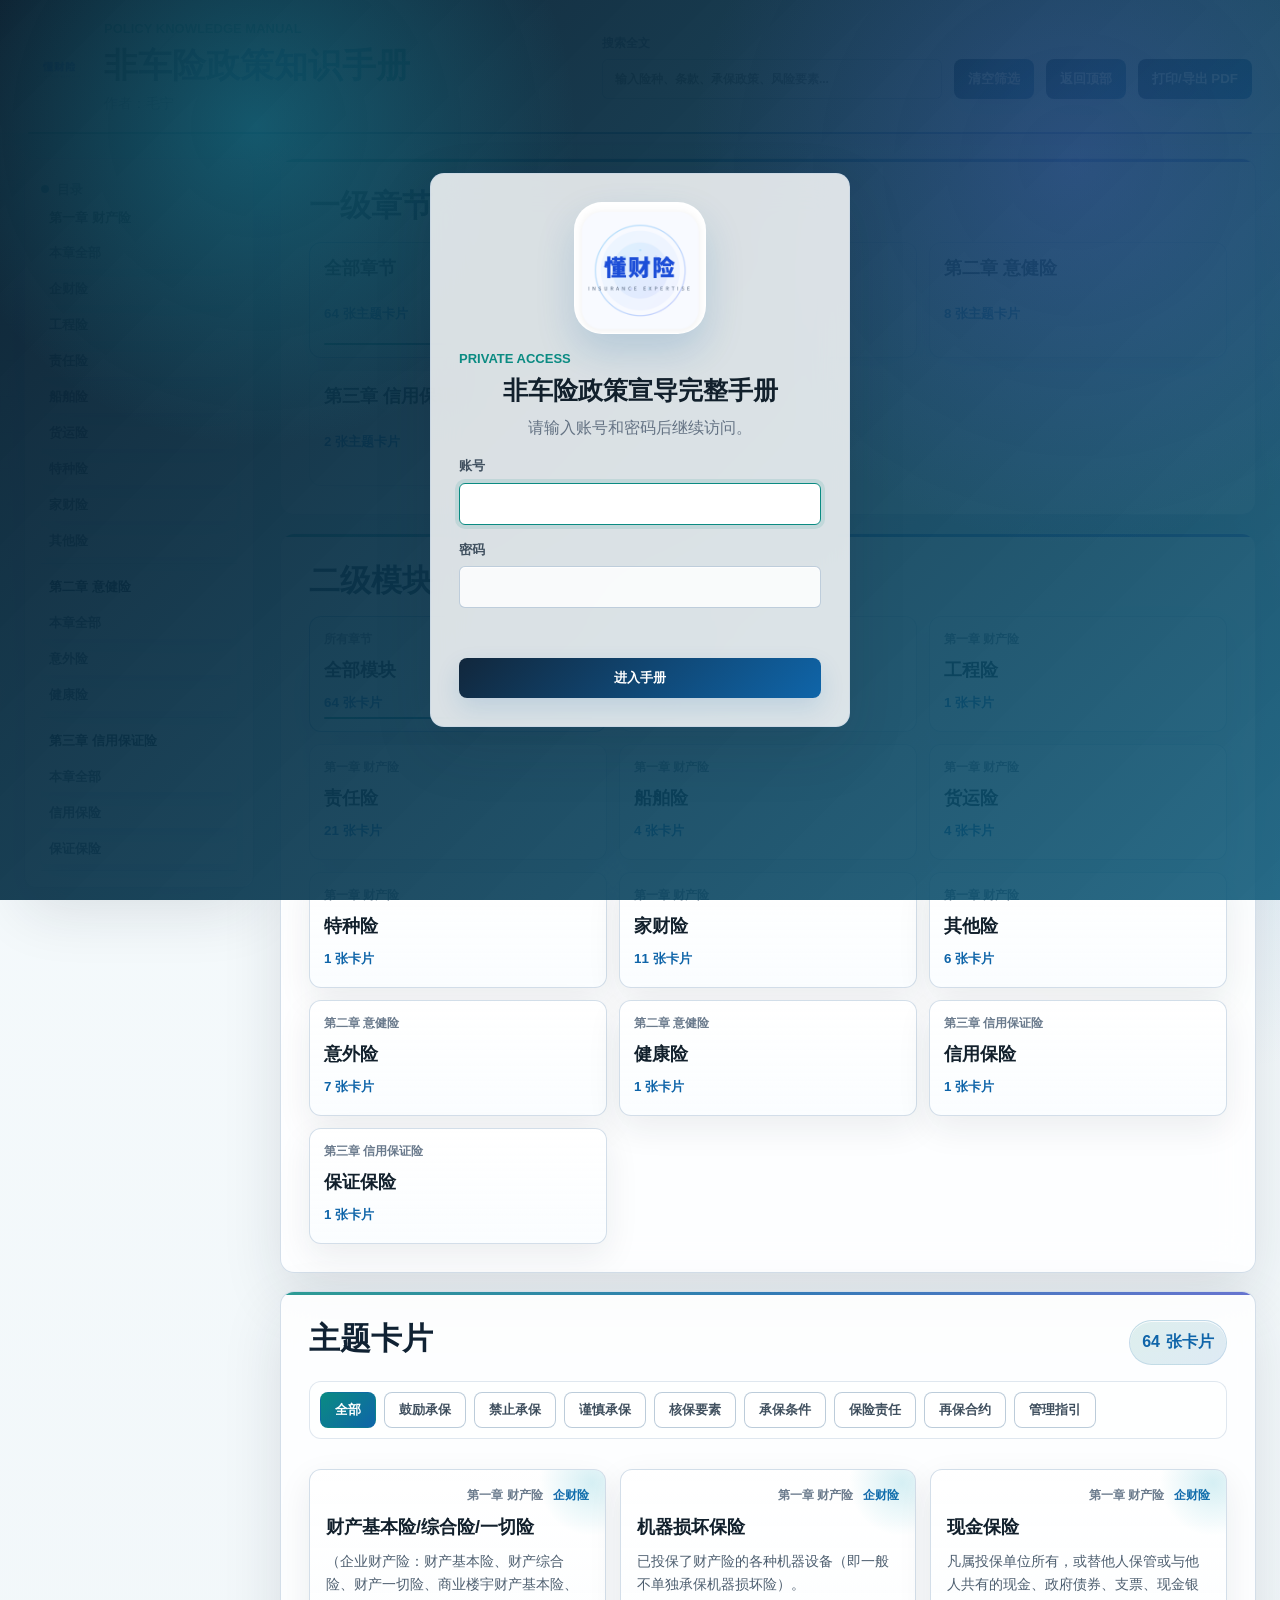
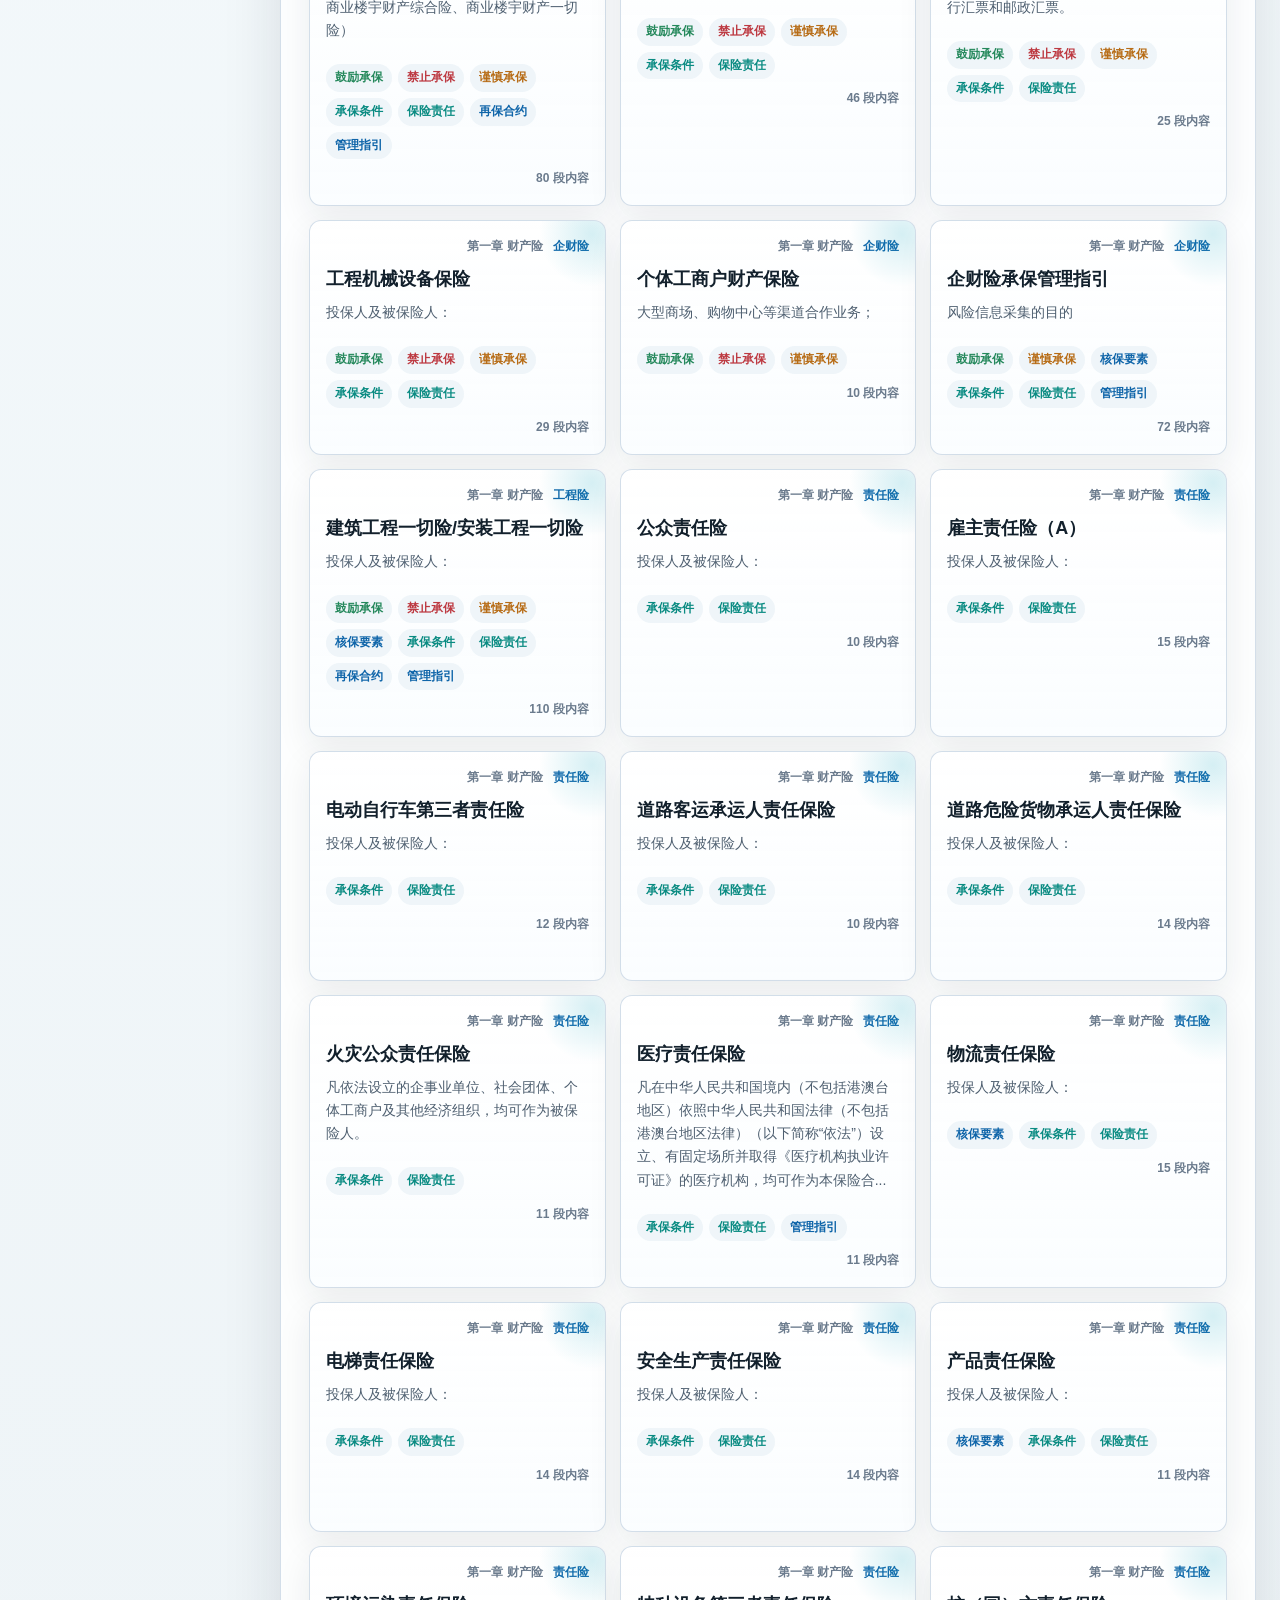
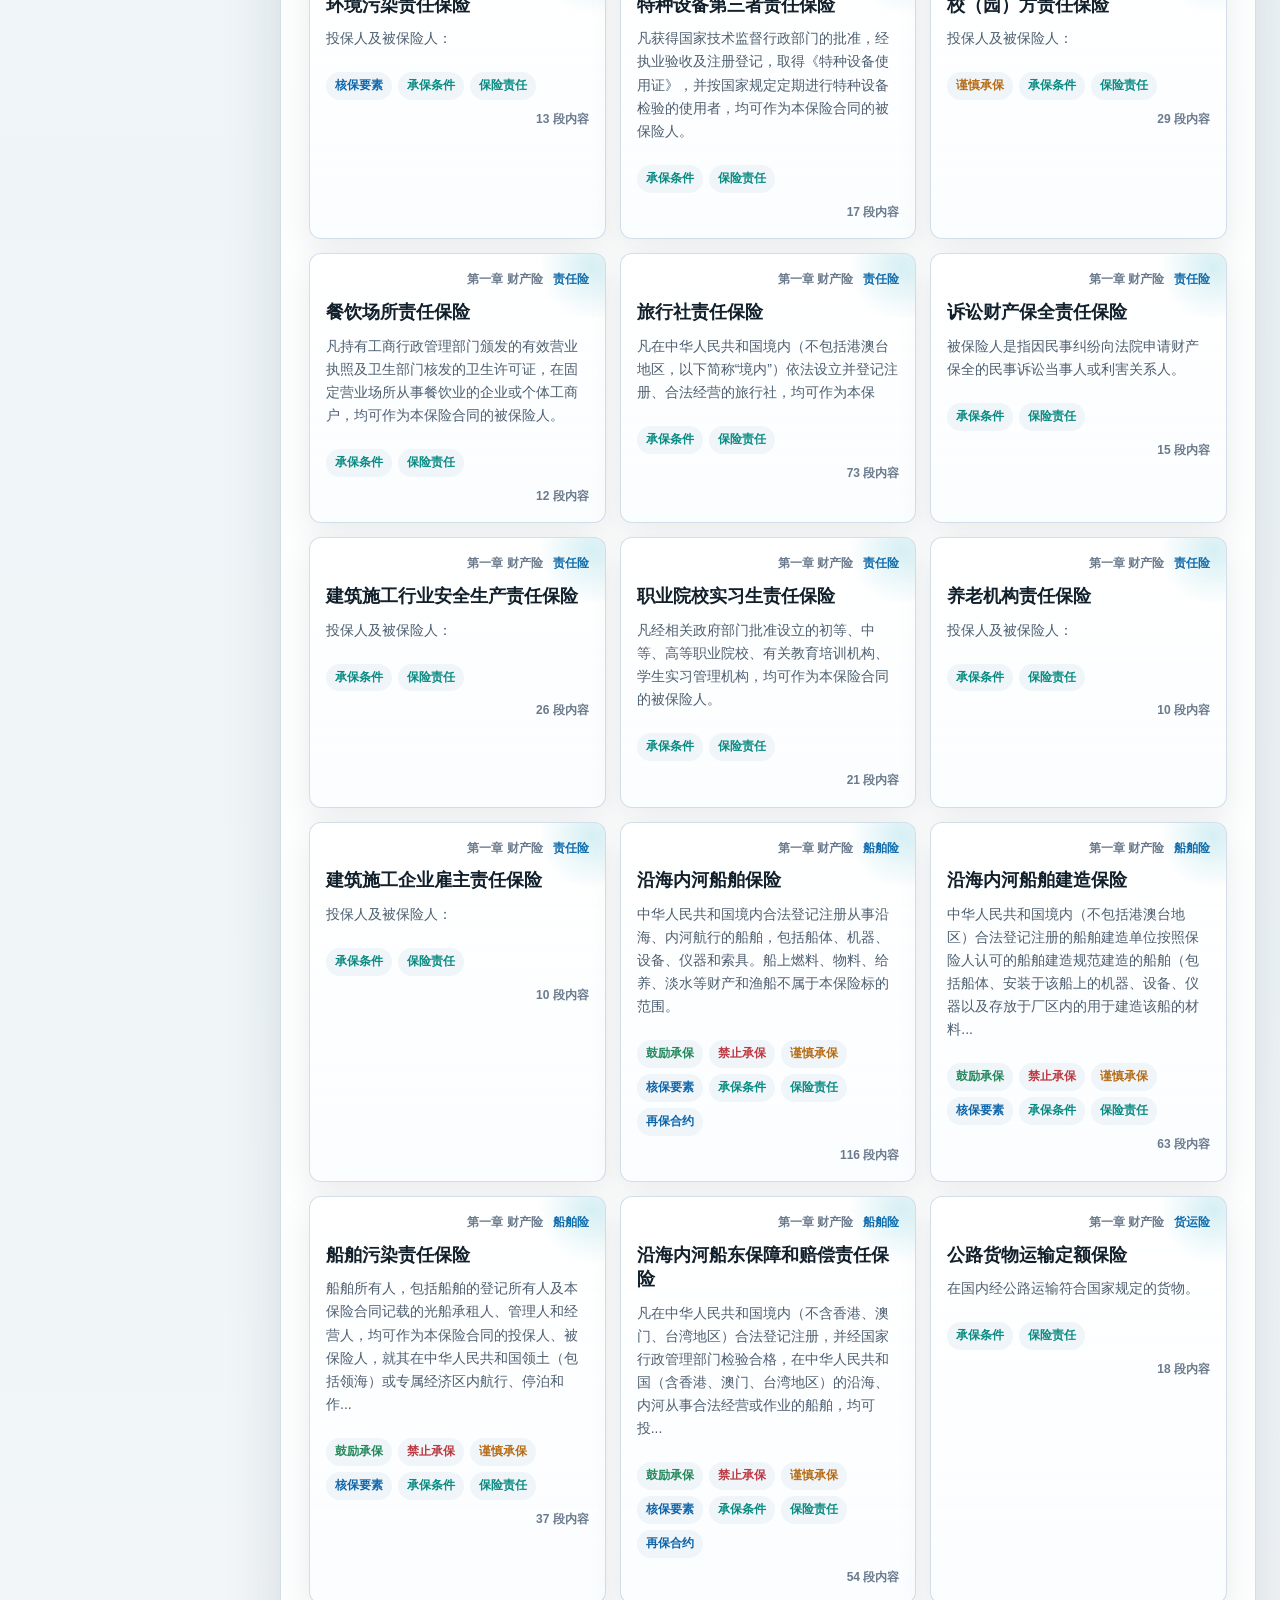
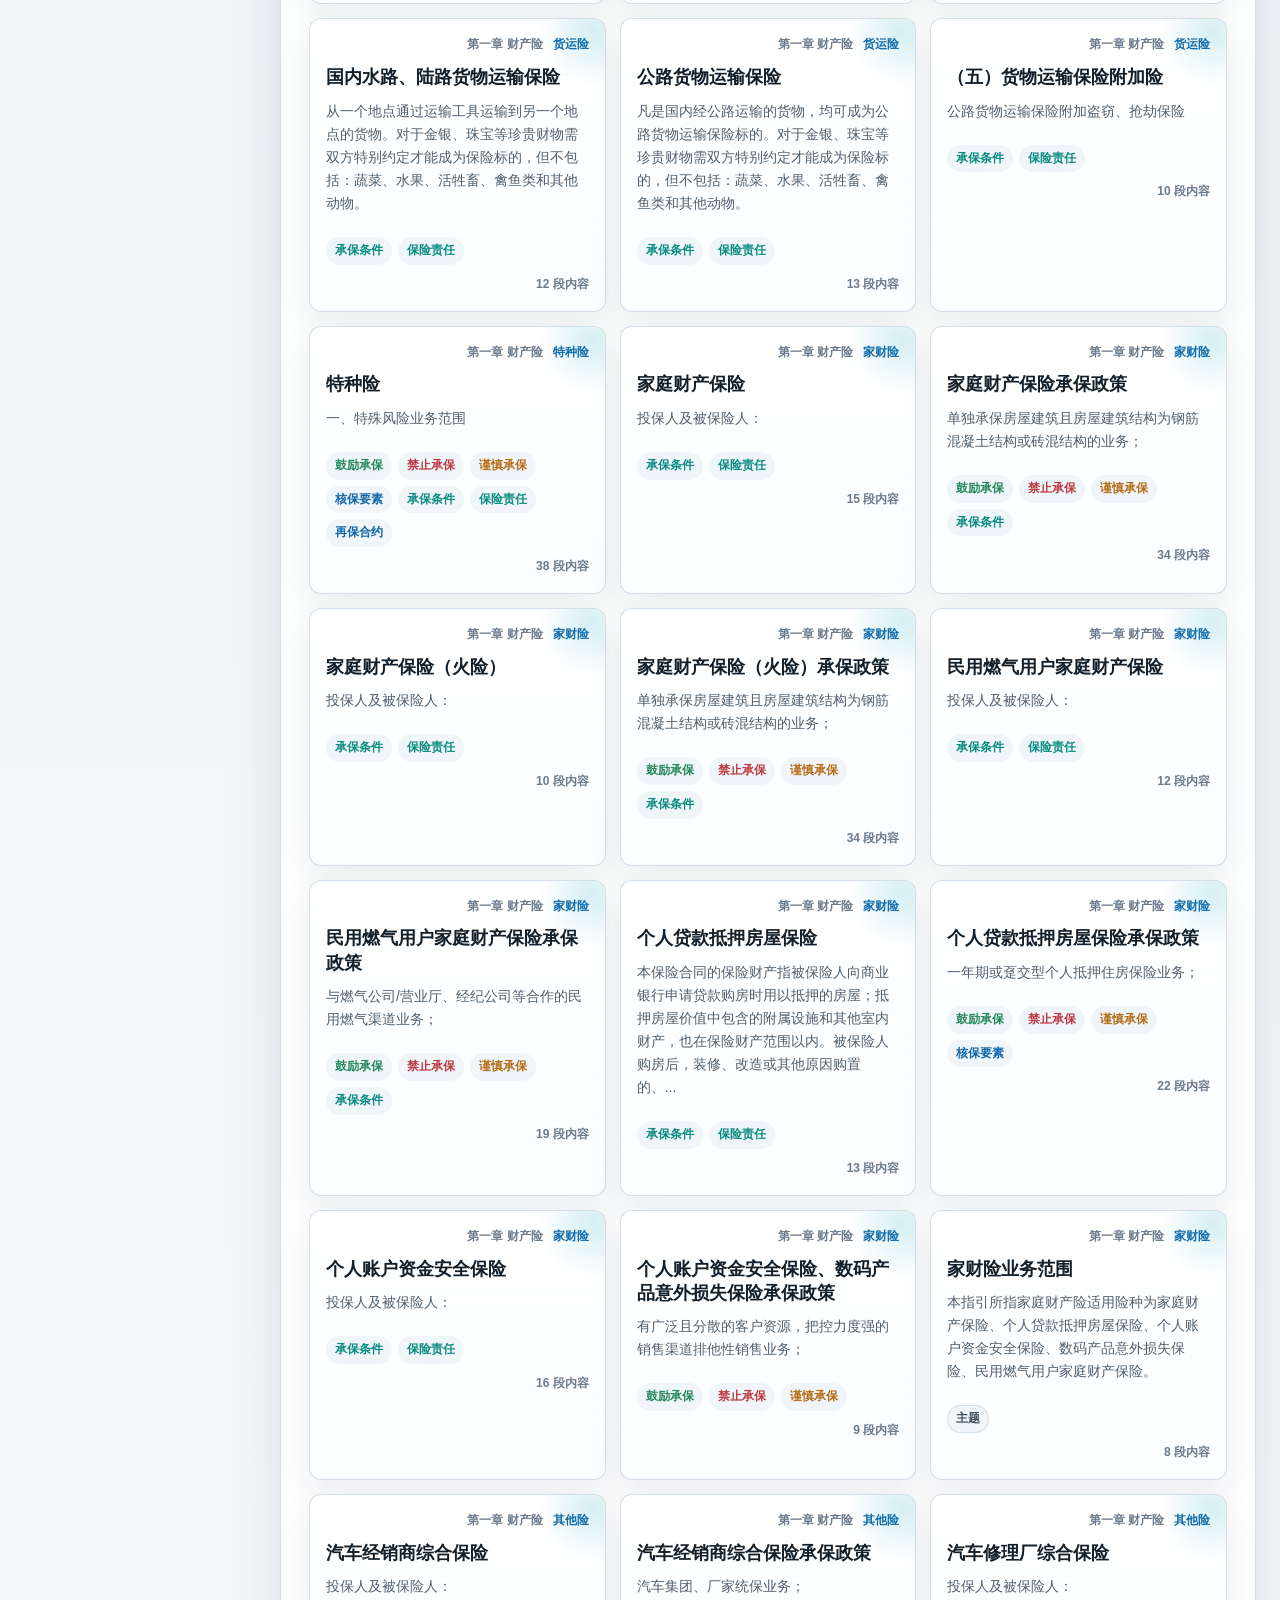
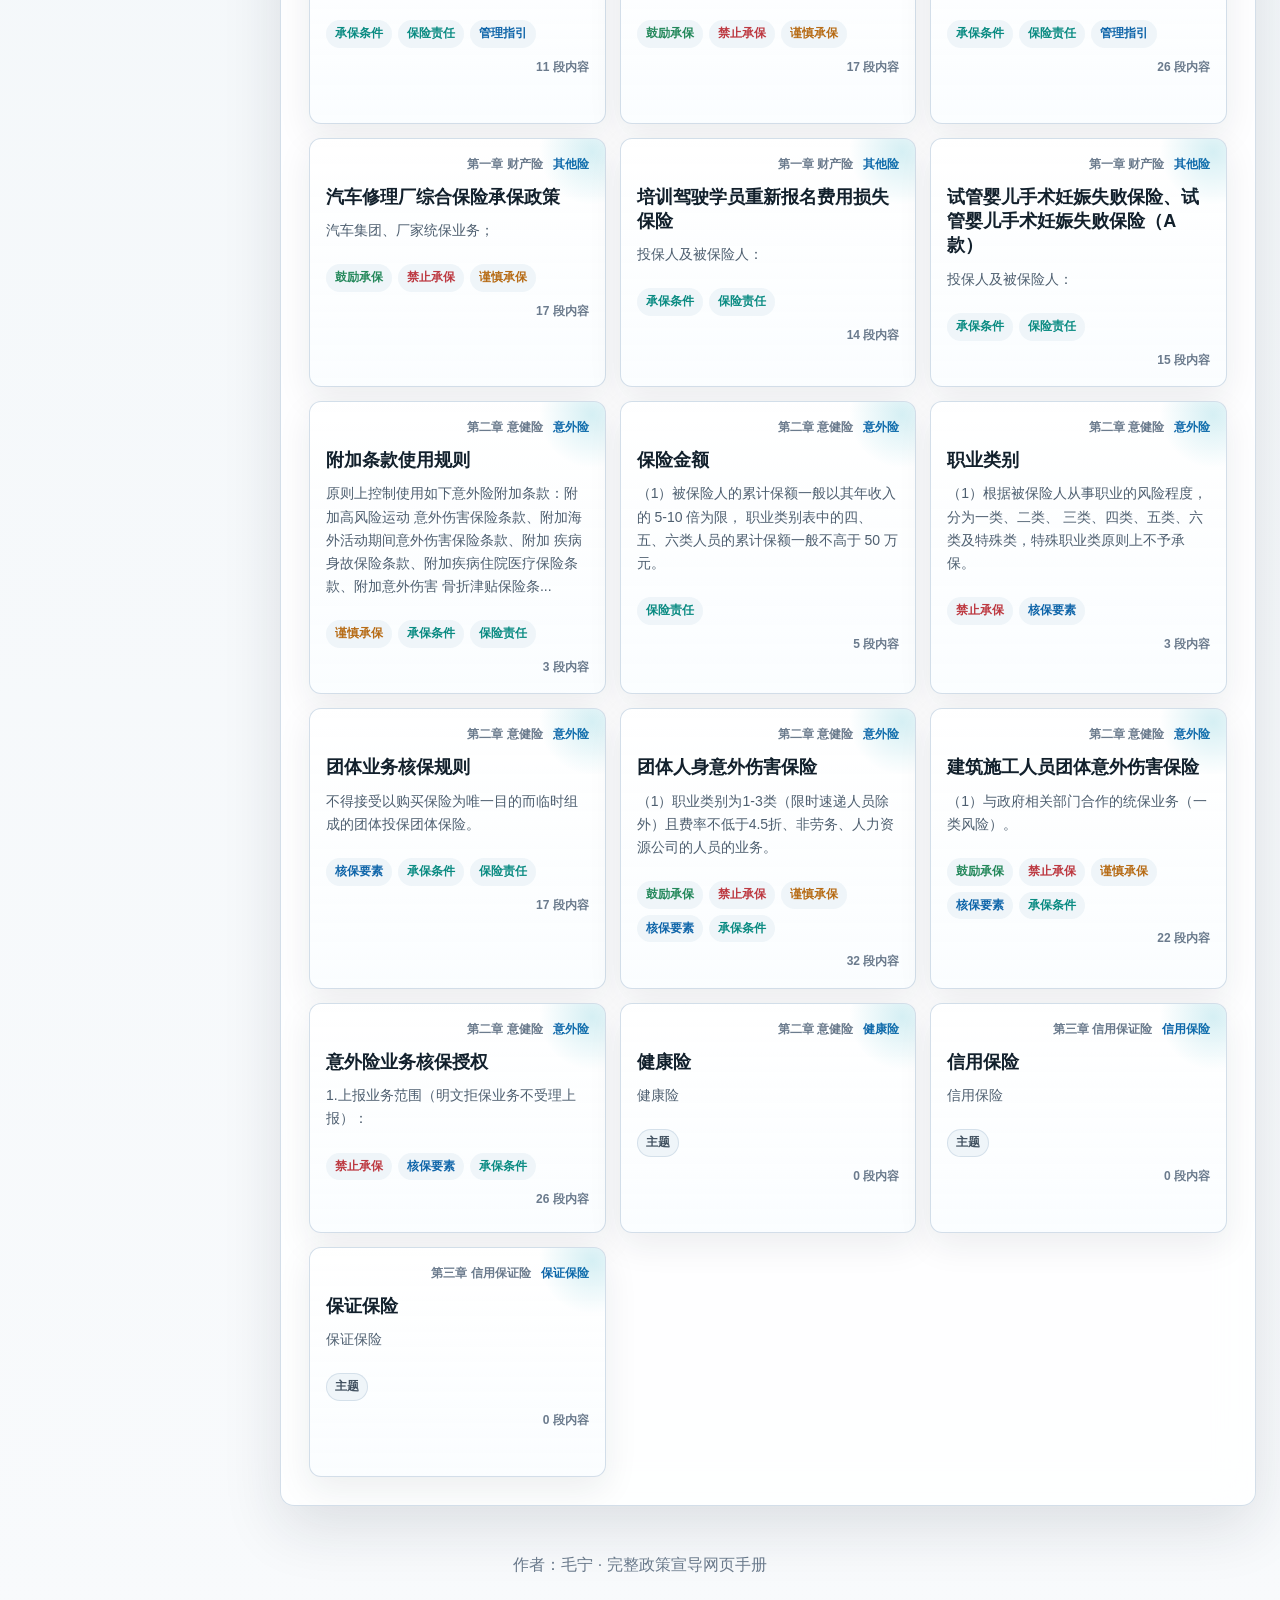
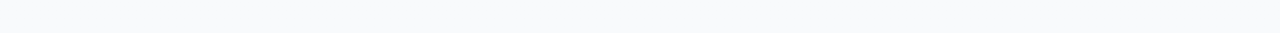
<file: policy-full.html>
<!doctype html>
<html lang="zh-CN">
  <head>
    <meta charset="utf-8" />
    <meta name="viewport" content="width=device-width, initial-scale=1" />
    <title>非车险政策宣导完整手册</title>
    <link rel="stylesheet" href="style.css" />
  </head>
  <body class="policy-page">
    <div id="authGate" class="auth-gate" role="dialog" aria-labelledby="authTitle" aria-modal="true">
      <form id="authForm" class="auth-panel">
        <img class="auth-logo" src="logo-insurance.png" alt="懂财险" />
        <p class="eyebrow">Private access</p>
        <h2 id="authTitle">非车险政策宣导完整手册</h2>
        <p class="auth-copy">请输入账号和密码后继续访问。</p>
        <label>
          <span>账号</span>
          <input id="authUser" type="text" autocomplete="username" required />
        </label>
        <label>
          <span>密码</span>
          <input id="authPass" type="password" autocomplete="current-password" required />
        </label>
        <p id="authError" class="auth-error" aria-live="polite"></p>
        <button type="submit">进入手册</button>
      </form>
    </div>

    <header class="topbar manual-topbar">
      <div class="brand-title">
        <img class="brand-logo" src="logo-insurance.png" alt="懂财险" />
        <div>
          <p class="eyebrow">Policy knowledge manual</p>
          <h1>非车险政策知识手册</h1>
          <p class="topbar-copy">作者：毛宁</p>
        </div>
      </div>
      <div class="toolbar">
        <label class="search">
          <span>搜索全文</span>
          <input id="policySearch" type="search" placeholder="输入险种、条款、承保政策、风险要素..." />
        </label>
        <button id="navToggleBtn" type="button">目录</button>
        <button id="resetBtn" type="button">清空筛选</button>
        <button id="backTopBtn" type="button">返回顶部</button>
        <button id="printBtn" type="button">打印/导出 PDF</button>
      </div>
    </header>

    <div class="manual-layout">
      <aside id="manualSidebar" class="manual-sidebar">
        <div class="nav-title">目录</div>
        <nav id="policyNav" class="manual-nav" aria-label="完整政策目录"></nav>
      </aside>

      <main class="manual-main">
        <section id="chapterSection" class="section">
          <div class="section-head">
            <div>
              <h2>一级章节</h2>
            </div>
          </div>
          <div id="chapterGrid" class="chapter-grid" aria-label="一级章节"></div>
        </section>

        <section id="moduleSection" class="section">
          <div class="section-head">
            <div>
              <h2>二级模块</h2>
            </div>
          </div>
          <div id="moduleGrid" class="module-grid" aria-label="二级目录模块"></div>
        </section>

        <section id="cardSection" class="section">
          <div class="section-head">
            <div>
              <h2>主题卡片</h2>
            </div>
            <span class="count-pill"><b id="cardCount">0</b> 张卡片</span>
          </div>
          <div id="filterBar" class="filter-bar" aria-label="内容标签筛选"></div>
          <div id="moduleIntro" class="module-intro-blocks"></div>
          <div id="knowledgeGrid" class="knowledge-grid" aria-live="polite"></div>
        </section>
      </main>
    </div>

    <dialog id="detailModal" class="detail-modal" aria-labelledby="modalTitle">
      <div class="modal-shell">
        <header class="modal-header">
          <div>
            <p id="modalMeta" class="eyebrow"></p>
            <h2 id="modalTitle"></h2>
            <div id="modalTags" class="tag-row"></div>
          </div>
          <button id="modalClose" type="button" aria-label="关闭弹窗">关闭</button>
        </header>
        <div id="modalBody" class="modal-body"></div>
        <footer class="modal-actions">
          <button id="prevCardBtn" type="button">上一条</button>
          <button id="nextCardBtn" type="button">下一条</button>
        </footer>
      </div>
    </dialog>

    <footer>
      <p>作者：毛宁 · 完整政策宣导网页手册</p>
    </footer>

    <script src="manual-data.js"></script>
    <script src="policy-full.js"></script>
  </body>
</html>
</file>
<file: style.css>
:root {
  color-scheme: light;
  --ink: #17212b;
  --muted: #66727f;
  --line: #dbe3ea;
  --paper: #f6f8fb;
  --white: #ffffff;
  --blue: #1f6fb2;
  --teal: #168178;
  --green: #2e7d55;
  --amber: #a26216;
  --red: #b33a3a;
  --shadow: 0 18px 50px rgba(23, 33, 43, 0.08);
}

* {
  box-sizing: border-box;
}

html {
  scroll-behavior: smooth;
}

body {
  margin: 0;
  background: var(--paper);
  color: var(--ink);
  font-family: -apple-system, BlinkMacSystemFont, "Segoe UI", "PingFang SC", "Microsoft YaHei", sans-serif;
  line-height: 1.65;
}

body.is-locked {
  overflow: hidden;
}

a {
  color: inherit;
}

.topbar {
  position: sticky;
  top: 0;
  z-index: 10;
  display: flex;
  align-items: center;
  justify-content: space-between;
  gap: 24px;
  padding: 18px 28px;
  background: rgba(255, 255, 255, 0.92);
  border-bottom: 1px solid var(--line);
  backdrop-filter: blur(14px);
}

.topbar h1 {
  margin: 0;
  font-size: clamp(22px, 3vw, 34px);
  line-height: 1.2;
}

.manual-topbar {
  align-items: center;
}

.brand-title {
  display: flex;
  align-items: center;
  gap: 14px;
}

.brand-logo {
  width: 62px;
  height: 62px;
  border-radius: 14px;
  object-fit: cover;
  box-shadow: 0 10px 26px rgba(31, 111, 178, 0.14);
}

.topbar-copy {
  max-width: 640px;
  margin: 6px 0 0;
  color: var(--muted);
  font-size: 14px;
}

.eyebrow {
  margin: 0 0 6px;
  color: var(--blue);
  font-size: 13px;
  font-weight: 700;
  letter-spacing: 0;
  text-transform: uppercase;
}

.toolbar {
  display: flex;
  align-items: end;
  gap: 12px;
  flex-shrink: 0;
}

#navToggleBtn {
  display: none;
}

.search {
  display: grid;
  gap: 5px;
  color: var(--muted);
  font-size: 12px;
  font-weight: 700;
}

.search input {
  width: min(34vw, 340px);
  min-width: 210px;
  height: 40px;
  border: 1px solid var(--line);
  border-radius: 6px;
  padding: 0 12px;
  color: var(--ink);
  background: #fff;
  font: inherit;
}

button {
  height: 40px;
  border: 0;
  border-radius: 6px;
  padding: 0 14px;
  background: var(--ink);
  color: #fff;
  font-weight: 700;
  cursor: pointer;
}

.button-link {
  display: inline-flex;
  align-items: center;
  justify-content: center;
  min-height: 40px;
  border-radius: 6px;
  padding: 8px 14px;
  background: var(--ink);
  color: #fff;
  font-weight: 800;
  text-decoration: none;
}

.auth-gate {
  position: fixed;
  inset: 0;
  z-index: 100;
  display: grid;
  place-items: center;
  padding: 24px;
  background:
    linear-gradient(120deg, rgba(16, 37, 55, 0.94), rgba(31, 111, 178, 0.84)),
    #102537;
}

.auth-gate.is-unlocked {
  display: none;
}

.auth-panel {
  width: min(420px, 100%);
  padding: 28px;
  border: 1px solid rgba(255, 255, 255, 0.18);
  border-radius: 8px;
  background: #fff;
  box-shadow: 0 28px 80px rgba(0, 0, 0, 0.28);
}

.auth-logo {
  display: block;
  width: 132px;
  height: 132px;
  margin: 0 auto 14px;
  border-radius: 28px;
  object-fit: cover;
  box-shadow: 0 16px 34px rgba(31, 111, 178, 0.16);
}

.auth-panel h2 {
  margin-bottom: 8px;
  font-size: 25px;
  text-align: center;
}

.auth-copy {
  color: var(--muted);
  text-align: center;
}

.auth-panel label {
  display: grid;
  gap: 6px;
  margin-top: 14px;
  color: #40505f;
  font-size: 13px;
  font-weight: 800;
}

.auth-panel input {
  height: 42px;
  border: 1px solid var(--line);
  border-radius: 6px;
  padding: 0 12px;
  color: var(--ink);
  font: inherit;
}

.auth-panel button {
  width: 100%;
  margin-top: 18px;
}

.auth-error {
  min-height: 22px;
  margin: 10px 0 0;
  color: var(--red);
  font-size: 13px;
  font-weight: 700;
}

.layout {
  display: grid;
  grid-template-columns: 260px minmax(0, 1fr);
  gap: 28px;
  width: min(1480px, 100%);
  margin: 0 auto;
  padding: 28px;
}

.sidebar {
  position: sticky;
  top: 108px;
  align-self: start;
  display: grid;
  gap: 6px;
  max-height: calc(100vh - 132px);
  overflow: auto;
  padding: 16px;
  background: var(--white);
  border: 1px solid var(--line);
  border-radius: 8px;
  box-shadow: var(--shadow);
}

.nav-title {
  color: var(--muted);
  font-size: 13px;
  font-weight: 800;
}

.sidebar a {
  display: block;
  border-radius: 6px;
  padding: 8px 10px;
  color: #40505f;
  font-size: 14px;
  text-decoration: none;
}

.sidebar a:hover,
.sidebar a.active {
  background: #e8f2fb;
  color: var(--blue);
}

main {
  display: grid;
  gap: 22px;
  min-width: 0;
}

.section {
  padding: 28px;
  background: var(--white);
  border: 1px solid var(--line);
  border-radius: 8px;
  box-shadow: var(--shadow);
}

.hero {
  display: grid;
  grid-template-columns: minmax(0, 1fr) auto;
  align-items: end;
  gap: 28px;
  min-height: 340px;
  color: #fff;
  background:
    linear-gradient(110deg, rgba(16, 37, 55, 0.94), rgba(31, 111, 178, 0.74)),
    linear-gradient(135deg, #102537, #168178);
}

.hero .eyebrow {
  color: #9ee4dc;
}

h2 {
  margin: 0 0 14px;
  font-size: clamp(22px, 2.4vw, 32px);
  line-height: 1.25;
}

h3 {
  margin: 0 0 10px;
  font-size: 18px;
  line-height: 1.35;
}

p {
  margin: 0 0 12px;
}

ul,
ol {
  margin: 0;
  padding-left: 20px;
}

.lead {
  max-width: 880px;
  color: var(--muted);
  font-size: 17px;
}

.hero .lead,
.hero p {
  color: rgba(255, 255, 255, 0.88);
}

.author {
  display: inline-flex;
  margin-top: 10px;
  padding: 5px 10px;
  border: 1px solid rgba(255, 255, 255, 0.28);
  border-radius: 6px;
  color: #fff;
  font-weight: 700;
}

.stats {
  display: grid;
  grid-template-columns: repeat(2, 120px);
  gap: 12px;
  margin: 0;
}

.stats div {
  padding: 16px;
  border: 1px solid rgba(255, 255, 255, 0.22);
  border-radius: 8px;
  background: rgba(255, 255, 255, 0.1);
}

.stats dt {
  font-size: 34px;
  font-weight: 800;
  line-height: 1;
}

.stats dd {
  margin: 4px 0 0;
  color: rgba(255, 255, 255, 0.82);
}

.grid {
  display: grid;
  gap: 16px;
}

.grid.two {
  grid-template-columns: repeat(2, minmax(0, 1fr));
}

.grid.three {
  grid-template-columns: repeat(3, minmax(0, 1fr));
}

.card,
.product,
.policy {
  min-width: 0;
  border: 1px solid var(--line);
  border-radius: 8px;
  padding: 18px;
  background: #fff;
}

.card {
  background: #fbfcfe;
}

.muted {
  color: var(--muted);
}

.chapter {
  position: relative;
  overflow: hidden;
  padding-top: 48px;
}

.chapter-number {
  position: absolute;
  top: 18px;
  right: 26px;
  color: #d7e6f2;
  font-size: 76px;
  font-weight: 900;
  line-height: 1;
}

.compare {
  display: grid;
  grid-template-columns: repeat(2, minmax(0, 1fr));
  gap: 16px;
  margin-top: 20px;
}

.compare article {
  border-left: 4px solid var(--blue);
  padding: 16px 18px;
  background: #f7fbff;
  border-radius: 6px;
}

.compare article + article {
  border-left-color: var(--teal);
  background: #f5fbfa;
}

.note {
  margin-top: 18px;
  border-left: 4px solid var(--teal);
  border-radius: 6px;
  padding: 14px 16px;
  background: #effaf8;
  color: #24433f;
}

.product-grid {
  display: grid;
  grid-template-columns: repeat(3, minmax(0, 1fr));
  gap: 14px;
}

.product {
  border-top: 4px solid var(--blue);
}

.product:nth-child(3n + 2) {
  border-top-color: var(--teal);
}

.product:nth-child(3n) {
  border-top-color: var(--amber);
}

.subhead {
  margin-top: 24px;
}

.term-list,
.level-grid {
  display: grid;
  grid-template-columns: repeat(2, minmax(0, 1fr));
  gap: 12px;
}

.term-list div,
.level-grid div {
  display: grid;
  gap: 6px;
  padding: 14px 16px;
  border: 1px solid var(--line);
  border-radius: 8px;
  background: #fbfcfe;
}

.term-list b,
.level-grid b {
  color: var(--blue);
}

table {
  width: 100%;
  border-collapse: collapse;
  margin-top: 12px;
  overflow: hidden;
  border: 1px solid var(--line);
  border-radius: 8px;
  background: #fff;
}

th,
td {
  border-bottom: 1px solid var(--line);
  padding: 12px;
  text-align: left;
  vertical-align: top;
}

th {
  width: 180px;
  background: #f0f5f9;
  color: #2f4050;
}

tr:last-child td,
tr:last-child th {
  border-bottom: 0;
}

.policy-board {
  display: grid;
  grid-template-columns: repeat(3, minmax(0, 1fr));
  gap: 14px;
  margin: 18px 0;
}

.policy {
  border-top: 4px solid;
}

.policy.encourage {
  border-top-color: var(--green);
  background: #f4fbf7;
}

.policy.caution {
  border-top-color: var(--amber);
  background: #fff9ef;
}

.policy.forbid {
  border-top-color: var(--red);
  background: #fff5f5;
}

.timeline {
  display: grid;
  gap: 12px;
  padding-left: 0;
  list-style: none;
  counter-reset: step;
}

.timeline li {
  position: relative;
  display: grid;
  grid-template-columns: 220px minmax(0, 1fr);
  gap: 16px;
  padding: 16px 16px 16px 54px;
  border: 1px solid var(--line);
  border-radius: 8px;
  background: #fbfcfe;
}

.timeline li::before {
  counter-increment: step;
  content: counter(step);
  position: absolute;
  left: 16px;
  top: 18px;
  display: grid;
  place-items: center;
  width: 26px;
  height: 26px;
  border-radius: 50%;
  background: var(--blue);
  color: #fff;
  font-size: 13px;
  font-weight: 800;
}

.source-list {
  display: grid;
  gap: 10px;
}

.source-list a {
  color: var(--blue);
  font-weight: 700;
}

.manual-entry {
  display: flex;
  align-items: center;
  justify-content: space-between;
  gap: 18px;
  margin-top: 18px;
  padding: 18px;
  border: 1px solid var(--line);
  border-radius: 8px;
  background: #f7fbff;
}

.manual-entry h3,
.manual-entry p {
  margin-bottom: 4px;
}

.manual-layout {
  display: grid;
  grid-template-columns: 230px minmax(0, 1fr);
  gap: 24px;
  width: min(1500px, 100%);
  margin: 0 auto;
  padding: 24px;
}

.manual-sidebar {
  position: sticky;
  top: 108px;
  align-self: start;
  max-height: calc(100vh - 130px);
  overflow: auto;
  padding: 16px;
  border: 1px solid var(--line);
  border-radius: 8px;
  background: #fff;
  box-shadow: var(--shadow);
}

.manual-stats {
  display: grid;
  grid-template-columns: 1fr;
  gap: 8px;
  margin: 12px 0;
}

.manual-stats div {
  display: flex;
  justify-content: space-between;
  gap: 10px;
  padding: 8px 10px;
  border-radius: 6px;
  background: #f0f5f9;
  color: var(--muted);
  font-size: 13px;
}

.manual-stats b {
  color: var(--blue);
}

.manual-nav {
  display: grid;
  gap: 7px;
}

.nav-group {
  border-bottom: 1px solid #edf2f6;
  padding-bottom: 6px;
}

.nav-group summary {
  display: block;
  border-radius: 6px;
  padding: 7px 8px;
  color: var(--ink);
  font-size: 13px;
  font-weight: 900;
  line-height: 1.35;
  cursor: pointer;
}

.nav-item {
  display: block;
  width: 100%;
  height: auto;
  min-height: 32px;
  margin-top: 4px;
  border-radius: 6px;
  padding: 7px 8px;
  background: transparent;
  color: #40505f;
  font-size: 13px;
  line-height: 1.35;
  text-align: left;
  text-decoration: none;
  white-space: normal;
}

.nav-group summary:hover,
.nav-item:hover,
.nav-item.active {
  background: #e8f2fb;
  color: var(--blue);
}

.manual-main {
  display: grid;
  gap: 18px;
  min-width: 0;
}

.manual-intro {
  display: block;
}

.manual-content {
  display: grid;
  gap: 12px;
}

.section-head {
  display: flex;
  align-items: start;
  justify-content: space-between;
  gap: 18px;
  margin-bottom: 16px;
}

.count-pill {
  display: inline-flex;
  align-items: center;
  gap: 6px;
  border-radius: 999px;
  padding: 8px 12px;
  background: #e8f2fb;
  color: var(--blue);
  font-weight: 800;
  white-space: nowrap;
}

.chapter-grid,
.module-grid {
  display: grid;
  grid-template-columns: repeat(3, minmax(0, 1fr));
  gap: 12px;
}

.chapter-card,
.module-card {
  display: grid;
  gap: 6px;
  height: auto;
  min-height: 116px;
  border: 1px solid var(--line);
  border-radius: 8px;
  padding: 14px;
  background: #fff;
  color: var(--ink);
  text-align: left;
  box-shadow: 0 8px 20px rgba(23, 33, 43, 0.05);
}

.module-card span {
  color: var(--muted);
  font-size: 12px;
  font-weight: 800;
}

.chapter-card strong,
.module-card strong {
  color: var(--ink);
  font-size: 18px;
  line-height: 1.3;
}

.chapter-card span,
.module-card em {
  color: var(--blue);
  font-style: normal;
  font-weight: 800;
}

.chapter-card.active,
.chapter-card:hover,
.module-card.active,
.module-card:hover {
  border-color: var(--blue);
  background: #f0f7ff;
}

.module-intro-blocks {
  display: grid;
  gap: 12px;
  margin-bottom: 14px;
}

.module-intro {
  border: 1px solid var(--line);
  border-radius: 8px;
  padding: 16px;
  background: #f8fafc;
}

.module-intro h3 {
  margin-bottom: 8px;
}

.filter-bar {
  display: flex;
  flex-wrap: wrap;
  gap: 8px;
  margin-bottom: 16px;
}

.filter-chip {
  height: 36px;
  border: 1px solid var(--line);
  background: #fff;
  color: #40505f;
}

.filter-chip.active,
.filter-chip:hover {
  border-color: var(--blue);
  background: var(--blue);
  color: #fff;
}

.knowledge-grid {
  display: grid;
  grid-template-columns: repeat(3, minmax(0, 1fr));
  gap: 14px;
}

.knowledge-card {
  display: grid;
  gap: 10px;
  min-height: 230px;
  border: 1px solid var(--line);
  border-radius: 8px;
  padding: 16px;
  background: #fff;
  cursor: pointer;
  box-shadow: 0 10px 26px rgba(23, 33, 43, 0.06);
}

.knowledge-card:hover {
  border-color: var(--blue);
  transform: translateY(-1px);
}

.knowledge-card-top,
.knowledge-card-foot {
  display: flex;
  justify-content: flex-end;
  gap: 10px;
  color: var(--muted);
  font-size: 12px;
  font-weight: 800;
}

.knowledge-card-top em {
  color: var(--blue);
  font-style: normal;
}

.knowledge-card h3 {
  margin: 0;
  font-size: 18px;
}

.knowledge-card p {
  color: #40505f;
  font-size: 14px;
}

.tag-row {
  display: flex;
  flex-wrap: wrap;
  gap: 6px;
}

.tag {
  display: inline-flex;
  align-items: center;
  min-height: 24px;
  border-radius: 999px;
  padding: 3px 8px;
  background: #eef2f6;
  color: #40505f;
  font-size: 12px;
  font-weight: 800;
}

.tag-encourage {
  background: #e7f6ee;
  color: var(--green);
}

.tag-forbid {
  background: #fdeaea;
  color: var(--red);
}

.tag-caution {
  background: #fff1da;
  color: var(--amber);
}

.tag-underwriting,
.tag-risk {
  background: #e8f2fb;
  color: var(--blue);
}

.tag-condition,
.tag-coverage {
  background: #effaf8;
  color: var(--teal);
}

.detail-modal {
  width: min(1120px, calc(100vw - 28px));
  max-height: min(86vh, 980px);
  border: 0;
  border-radius: 10px;
  padding: 0;
  box-shadow: 0 28px 90px rgba(0, 0, 0, 0.34);
}

.detail-modal::backdrop {
  background: rgba(16, 37, 55, 0.62);
  backdrop-filter: blur(4px);
}

.modal-shell {
  display: grid;
  grid-template-rows: auto minmax(0, 1fr) auto;
  max-height: min(86vh, 980px);
  background: #fff;
}

.modal-header {
  display: flex;
  align-items: start;
  justify-content: space-between;
  gap: 18px;
  padding: 22px 24px;
  border-bottom: 1px solid var(--line);
  background: #f8fafc;
}

.modal-header h2 {
  margin-bottom: 8px;
}

.modal-header button {
  flex: 0 0 auto;
}

.modal-body {
  display: grid;
  gap: 14px;
  overflow: auto;
  padding: 20px 24px 24px;
}

.modal-block {
  border: 1px solid var(--line);
  border-radius: 8px;
  padding: 16px;
  background: #fff;
}

.modal-block h3 {
  color: var(--ink);
}

.modal-block p {
  margin-left: var(--indent, 0);
}

.modal-subheading {
  margin: 14px 0 8px;
  color: var(--blue);
  font-size: 15px;
}

.manual-list-line {
  border-left: 3px solid #d8e4ee;
  padding-left: 10px;
}

.manual-list-line.compact {
  margin-bottom: 5px;
}

.modal-block ul {
  display: grid;
  gap: 6px;
  margin: 8px 0;
}

.modal-info {
  border-left: 4px solid var(--teal);
}

.modal-risk {
  border-left: 4px solid var(--blue);
  border-radius: 6px;
  padding: 9px 12px;
  background: #f7fbff;
}

.modal-risk.danger,
.modal-danger {
  border-left-color: var(--red);
  background: #fff5f5;
}

.modal-risk.caution,
.modal-caution {
  border-left-color: var(--amber);
  background: #fff9ef;
}

.modal-risk.encourage,
.modal-encourage {
  border-left-color: var(--green);
  background: #f4fbf7;
}

body.modal-open {
  overflow: hidden;
}

.modal-actions {
  display: flex;
  justify-content: space-between;
  gap: 12px;
  padding: 14px 24px;
  border-top: 1px solid var(--line);
  background: #f8fafc;
}

.modal-actions button:disabled {
  cursor: not-allowed;
  opacity: 0.45;
}

.manual-section {
  border: 1px solid var(--line);
  border-radius: 8px;
  background: #fff;
  box-shadow: 0 10px 28px rgba(23, 33, 43, 0.05);
  overflow: hidden;
}

.manual-section summary {
  display: flex;
  align-items: center;
  justify-content: space-between;
  gap: 16px;
  min-height: 54px;
  padding: 13px 16px;
  background: #f8fafc;
  color: var(--ink);
  font-weight: 850;
  cursor: pointer;
}

.manual-section summary span {
  display: grid;
  gap: 2px;
}

.manual-section summary small {
  color: var(--muted);
  font-size: 12px;
  font-weight: 700;
}

.manual-section summary em {
  color: var(--muted);
  font-size: 12px;
  font-style: normal;
  white-space: nowrap;
}

.manual-l0 summary,
.manual-l1 summary {
  background: #e8f2fb;
  color: var(--blue);
  font-size: 18px;
}

.manual-l2 summary {
  border-left: 4px solid var(--teal);
}

.manual-l3 summary {
  border-left: 4px solid var(--blue);
}

.manual-l4 summary,
.manual-l5 summary {
  border-left: 4px solid #b8c7d6;
}

.manual-section-body {
  padding: 16px 18px 18px;
}

.manual-section-body p,
.manual-section-body li {
  margin-bottom: 8px;
}

.manual-section-body ul {
  display: grid;
  gap: 6px;
  margin: 8px 0 12px;
}

.manual-section-body h4 {
  margin: 12px 0 8px;
  color: var(--blue);
  font-size: 15px;
}

.formula {
  border-left: 4px solid var(--amber);
  border-radius: 6px;
  padding: 9px 12px;
  background: #fff9ef;
  font-weight: 800;
}

.manual-note-line {
  border-left: 4px solid var(--teal);
  border-radius: 6px;
  padding: 9px 12px;
  background: #effaf8;
}

.manual-section.is-hidden {
  display: none;
}

.no-results {
  color: var(--red);
  font-weight: 800;
}

.policy-detail {
  margin-top: 14px;
  border: 1px solid var(--line);
  border-radius: 8px;
  background: #fff;
  overflow: hidden;
}

.policy-detail summary {
  display: flex;
  align-items: center;
  justify-content: space-between;
  gap: 14px;
  min-height: 54px;
  padding: 14px 18px;
  color: #223344;
  background: #f0f5f9;
  font-size: 17px;
  font-weight: 800;
  cursor: pointer;
}

.policy-detail summary::after {
  content: "+";
  display: grid;
  place-items: center;
  width: 26px;
  height: 26px;
  border-radius: 50%;
  background: #fff;
  color: var(--blue);
  font-weight: 900;
  flex: 0 0 auto;
}

.policy-detail[open] summary::after {
  content: "-";
}

.detail-body {
  display: grid;
  gap: 16px;
  padding: 18px;
}

footer {
  padding: 22px 28px 42px;
  color: var(--muted);
  text-align: center;
}

.is-hidden {
  display: none !important;
}

mark {
  padding: 0 2px;
  background: #fff0a8;
}

/* Visual refresh for the full policy manual. */
:root {
  --ink: #12202c;
  --muted: #657384;
  --line: #d9e4ee;
  --paper: #eef4f7;
  --white: #ffffff;
  --blue: #0f65a9;
  --teal: #0a8b82;
  --green: #24885b;
  --amber: #b76c16;
  --red: #bd3a42;
  --violet: #4e5ec8;
  --cyan: #18a7c0;
  --shadow: 0 22px 60px rgba(22, 37, 52, 0.12);
  --soft-shadow: 0 12px 34px rgba(22, 37, 52, 0.08);
  --lift-shadow: 0 24px 56px rgba(17, 39, 60, 0.16);
  --panel: rgba(255, 255, 255, 0.84);
  --radius: 8px;
}

body {
  min-height: 100vh;
  background:
    radial-gradient(circle at 8% 4%, rgba(24, 167, 192, 0.16), transparent 30vw),
    radial-gradient(circle at 92% 8%, rgba(15, 101, 169, 0.16), transparent 34vw),
    linear-gradient(180deg, #f6fbfd 0%, #eef4f7 42%, #f8fafc 100%);
  text-rendering: optimizeLegibility;
}

body::before {
  content: "";
  position: fixed;
  inset: 0;
  z-index: -1;
  pointer-events: none;
  background-image:
    linear-gradient(rgba(15, 101, 169, 0.045) 1px, transparent 1px),
    linear-gradient(90deg, rgba(15, 101, 169, 0.04) 1px, transparent 1px);
  background-size: 36px 36px;
  mask-image: linear-gradient(180deg, rgba(0, 0, 0, 0.86), transparent 78%);
}

.topbar {
  border-bottom: 1px solid rgba(196, 211, 224, 0.74);
  background:
    linear-gradient(120deg, rgba(255, 255, 255, 0.94), rgba(247, 252, 253, 0.82)),
    rgba(255, 255, 255, 0.82);
  box-shadow: 0 12px 34px rgba(17, 39, 60, 0.08);
}

.manual-topbar::after {
  content: "";
  position: absolute;
  left: 28px;
  right: 28px;
  bottom: -1px;
  height: 2px;
  border-radius: 999px;
  background: linear-gradient(90deg, var(--teal), var(--blue), var(--violet));
  opacity: 0.76;
}

.brand-title {
  min-width: 0;
}

.brand-logo,
.auth-logo {
  border: 1px solid rgba(255, 255, 255, 0.9);
  background: #fff;
  box-shadow: 0 18px 38px rgba(15, 101, 169, 0.18);
}

.topbar h1 {
  background: linear-gradient(105deg, #12202c 0%, #0f65a9 52%, #0a8b82 100%);
  -webkit-background-clip: text;
  background-clip: text;
  color: transparent;
  font-weight: 900;
}

.eyebrow {
  color: var(--teal);
}

.search input,
.auth-panel input {
  border-color: rgba(167, 188, 207, 0.72);
  background: rgba(255, 255, 255, 0.86);
  box-shadow: inset 0 1px 0 rgba(255, 255, 255, 0.75);
  transition: border-color 0.18s ease, box-shadow 0.18s ease, background 0.18s ease;
}

.search input:focus,
.auth-panel input:focus {
  border-color: var(--teal);
  outline: 0;
  background: #fff;
  box-shadow: 0 0 0 4px rgba(10, 139, 130, 0.12);
}

button,
.button-link {
  position: relative;
  overflow: hidden;
  border-radius: var(--radius);
  background: linear-gradient(135deg, #11273c, #0f65a9);
  box-shadow: 0 10px 24px rgba(15, 101, 169, 0.14);
  transition: transform 0.18s ease, box-shadow 0.18s ease, border-color 0.18s ease, background 0.18s ease;
}

button:hover,
.button-link:hover {
  transform: translateY(-1px);
  box-shadow: 0 16px 34px rgba(15, 101, 169, 0.2);
}

button:active,
.button-link:active {
  transform: translateY(0);
}

.auth-gate {
  background:
    radial-gradient(circle at 20% 14%, rgba(24, 167, 192, 0.35), transparent 25vw),
    radial-gradient(circle at 84% 18%, rgba(78, 94, 200, 0.28), transparent 30vw),
    linear-gradient(135deg, rgba(9, 27, 43, 0.98), rgba(12, 88, 120, 0.88));
}

.auth-panel,
.section,
.manual-sidebar,
.modal-shell {
  border-color: rgba(203, 216, 229, 0.84);
  background: var(--panel);
  box-shadow: var(--shadow);
  backdrop-filter: blur(18px);
}

.auth-panel {
  border-radius: 14px;
}

.manual-layout {
  gap: 26px;
}

.manual-sidebar {
  border-radius: 12px;
}

.nav-title {
  display: inline-flex;
  align-items: center;
  gap: 8px;
  color: #536578;
}

.nav-title::before {
  content: "";
  width: 8px;
  height: 8px;
  border-radius: 50%;
  background: linear-gradient(135deg, var(--teal), var(--blue));
  box-shadow: 0 0 0 5px rgba(10, 139, 130, 0.1);
}

.nav-group {
  border-bottom-color: rgba(217, 228, 238, 0.72);
}

.nav-group summary,
.nav-item {
  transition: background 0.18s ease, color 0.18s ease, transform 0.18s ease;
}

.nav-group summary:hover,
.nav-item:hover,
.nav-item.active {
  background: linear-gradient(90deg, rgba(10, 139, 130, 0.12), rgba(15, 101, 169, 0.1));
  color: var(--blue);
  transform: translateX(2px);
}

.section {
  position: relative;
  overflow: hidden;
  border-radius: 14px;
}

.section::before {
  content: "";
  position: absolute;
  inset: 0 0 auto;
  height: 3px;
  background: linear-gradient(90deg, var(--teal), var(--blue), var(--violet));
  opacity: 0.86;
}

.section-head h2 {
  margin-bottom: 0;
  color: #102233;
  font-weight: 900;
}

.count-pill {
  border: 1px solid rgba(15, 101, 169, 0.14);
  background: linear-gradient(135deg, rgba(10, 139, 130, 0.13), rgba(15, 101, 169, 0.13));
  box-shadow: inset 0 1px 0 rgba(255, 255, 255, 0.8);
}

.chapter-card,
.module-card,
.knowledge-card,
.module-intro,
.modal-block {
  border-color: rgba(203, 216, 229, 0.84);
  border-radius: 12px;
  background:
    linear-gradient(180deg, rgba(255, 255, 255, 0.96), rgba(250, 253, 255, 0.9)),
    #fff;
  box-shadow: var(--soft-shadow);
  transition: transform 0.2s ease, box-shadow 0.2s ease, border-color 0.2s ease, background 0.2s ease;
}

.chapter-card,
.module-card {
  position: relative;
  isolation: isolate;
}

.chapter-card::after,
.module-card::after,
.knowledge-card::after {
  content: "";
  position: absolute;
  inset: auto 14px 12px 14px;
  height: 2px;
  border-radius: 999px;
  background: linear-gradient(90deg, var(--teal), var(--blue));
  opacity: 0;
  transform: scaleX(0.5);
  transform-origin: left;
  transition: opacity 0.2s ease, transform 0.2s ease;
}

.chapter-card:hover,
.chapter-card.active,
.module-card:hover,
.module-card.active,
.knowledge-card:hover {
  border-color: rgba(15, 101, 169, 0.46);
  background:
    linear-gradient(135deg, rgba(10, 139, 130, 0.09), rgba(15, 101, 169, 0.08)),
    #fff;
  box-shadow: var(--lift-shadow);
  transform: translateY(-3px);
}

.chapter-card:hover::after,
.chapter-card.active::after,
.module-card:hover::after,
.module-card.active::after,
.knowledge-card:hover::after {
  opacity: 1;
  transform: scaleX(1);
}

.chapter-card strong,
.module-card strong,
.knowledge-card h3 {
  font-weight: 900;
}

.module-card span,
.knowledge-card-top,
.knowledge-card-foot {
  color: #6b7b8d;
}

.filter-bar {
  padding: 10px;
  border: 1px solid rgba(203, 216, 229, 0.62);
  border-radius: 12px;
  background: rgba(255, 255, 255, 0.52);
}

.filter-chip {
  border-color: rgba(167, 188, 207, 0.76);
  background: rgba(255, 255, 255, 0.86);
  box-shadow: none;
}

.filter-chip.active,
.filter-chip:hover {
  border-color: transparent;
  background: linear-gradient(135deg, var(--teal), var(--blue));
}

.knowledge-card {
  position: relative;
  overflow: hidden;
  align-content: start;
}

.knowledge-card::before {
  content: "";
  position: absolute;
  top: -42px;
  right: -42px;
  width: 110px;
  height: 110px;
  border-radius: 50%;
  background: radial-gradient(circle, rgba(24, 167, 192, 0.18), transparent 68%);
  transition: transform 0.22s ease, opacity 0.22s ease;
}

.knowledge-card:hover::before {
  transform: scale(1.35);
}

.knowledge-card p {
  color: #4e5f70;
}

.tag {
  border: 1px solid rgba(203, 216, 229, 0.72);
  background: rgba(238, 244, 249, 0.9);
}

.tag-encourage,
.tag-forbid,
.tag-caution,
.tag-underwriting,
.tag-risk,
.tag-condition,
.tag-coverage {
  border-color: transparent;
}

.detail-modal {
  border-radius: 16px;
  animation: modalPop 0.2s ease;
}

.detail-modal::backdrop {
  background: rgba(10, 24, 39, 0.58);
  backdrop-filter: blur(8px);
}

.modal-header,
.modal-actions {
  background:
    linear-gradient(135deg, rgba(10, 139, 130, 0.08), rgba(15, 101, 169, 0.08)),
    #f8fbfd;
}

.modal-block {
  box-shadow: 0 8px 22px rgba(22, 37, 52, 0.06);
}

.modal-risk,
.formula,
.manual-note-line {
  box-shadow: inset 0 0 0 1px rgba(255, 255, 255, 0.58);
}

footer {
  color: #6b7b8d;
}

.reveal-in {
  opacity: 0;
  transform: translateY(12px);
  transition: opacity 0.42s ease var(--reveal-delay, 0ms), transform 0.42s ease var(--reveal-delay, 0ms);
}

.reveal-in.is-visible {
  opacity: 1;
  transform: translateY(0);
}

@keyframes modalPop {
  from {
    opacity: 0;
    transform: translateY(10px) scale(0.985);
  }

  to {
    opacity: 1;
    transform: translateY(0) scale(1);
  }
}

@media (prefers-reduced-motion: reduce) {
  *,
  *::before,
  *::after {
    scroll-behavior: auto !important;
    transition-duration: 0.001ms !important;
    animation-duration: 0.001ms !important;
  }
}

@media (max-width: 980px) {
  .topbar,
  .toolbar {
    align-items: stretch;
    flex-direction: column;
  }

  .brand-title {
    align-items: flex-start;
  }

  .brand-logo {
    width: 54px;
    height: 54px;
  }

  .search input {
    width: 100%;
  }

  .layout {
    grid-template-columns: 1fr;
    padding: 18px;
  }

  .manual-layout {
    grid-template-columns: 1fr;
    padding: 18px;
  }

  .sidebar {
    position: static;
    max-height: none;
    grid-template-columns: repeat(2, minmax(0, 1fr));
  }

  .nav-title {
    grid-column: 1 / -1;
  }

  .manual-sidebar {
    position: fixed;
    top: 0;
    bottom: 0;
    left: 0;
    z-index: 30;
    width: min(82vw, 300px);
    max-height: none;
    border-radius: 0 8px 8px 0;
    transform: translateX(-105%);
    transition: transform 0.18s ease;
  }

  .manual-sidebar.is-open {
    transform: translateX(0);
  }

  #navToggleBtn {
    display: inline-flex;
    align-items: center;
    justify-content: center;
  }

  .manual-entry {
    align-items: stretch;
    flex-direction: column;
  }

  .hero,
  .compare,
  .grid.two,
  .grid.three,
  .chapter-grid,
  .module-grid,
  .knowledge-grid,
  .product-grid,
  .policy-board,
  .term-list,
  .level-grid {
    grid-template-columns: 1fr;
  }

  .stats {
    grid-template-columns: repeat(2, minmax(0, 1fr));
  }

  .timeline li {
    grid-template-columns: 1fr;
  }

  .section-head,
  .modal-header {
    align-items: stretch;
    flex-direction: column;
  }

  .detail-modal {
    width: calc(100vw - 18px);
    max-height: 92vh;
  }

  .modal-shell {
    max-height: 92vh;
  }

  .modal-actions {
    flex-direction: column;
  }
}

@media print {
  body {
    background: #fff;
  }

  .topbar,
  .sidebar,
  .manual-sidebar,
  footer,
  button {
    display: none;
  }

  .layout {
    display: block;
    padding: 0;
  }

  .section {
    break-inside: avoid;
    box-shadow: none;
    border-color: #cfd8e3;
    margin: 0 0 16px;
  }
}
</file>
